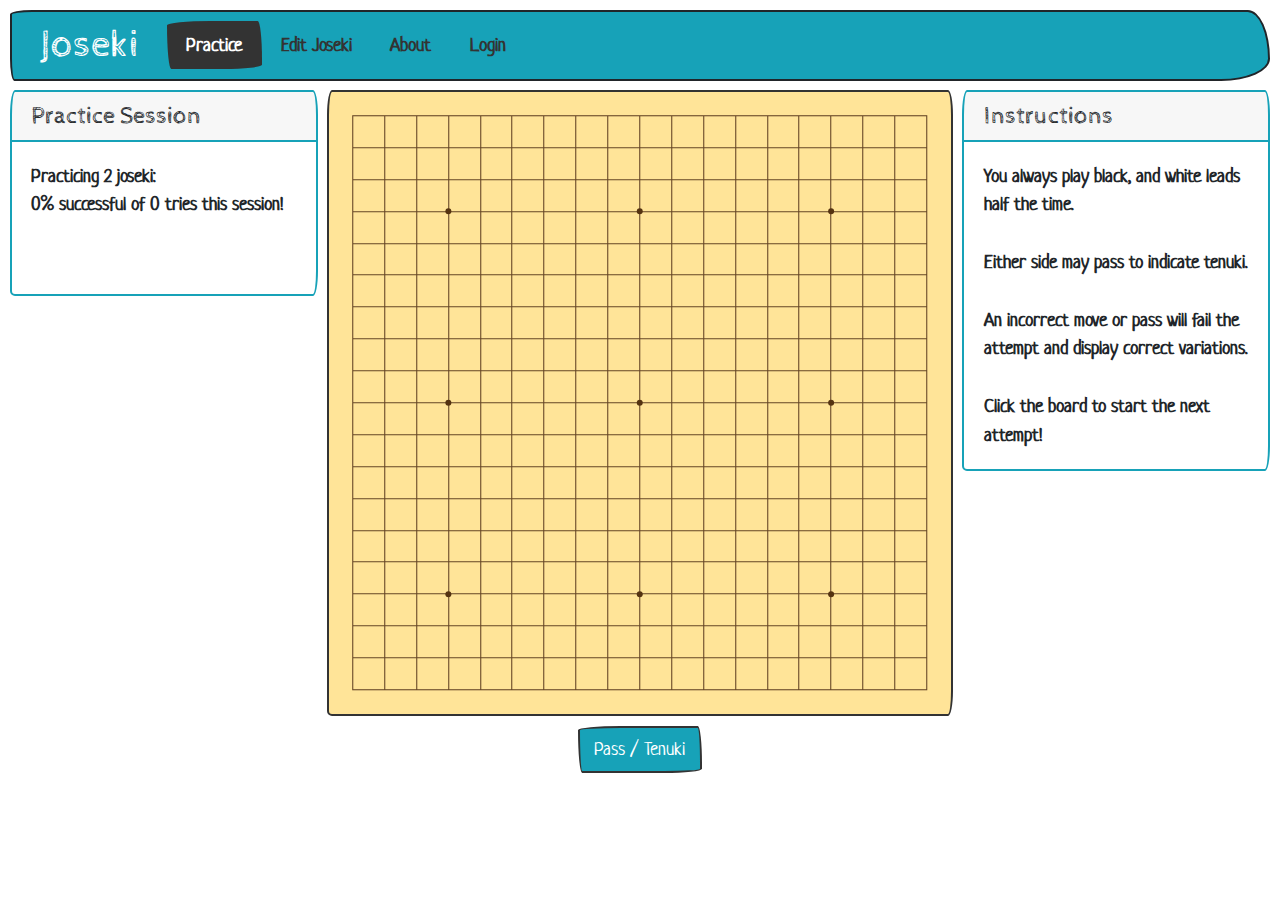
<file: index.html>
<!DOCTYPE html>
<html lang="en">
    <head>
        <meta charset="utf-8">
        <meta name="viewport" content="width=device-width, initial-scale=1, shrink-to-fit=no">
        <script src="/wgo.min.js"></script>
        <script src="/joseki.js"></script>
        <link rel="stylesheet" href="/bootstrap.min.css"></style>
        <link rel="stylesheet" href="/style.css"></style> 
    </head>
    <body onLoad="init();">

        <div class="container-fluid outer">
            <div class="container-fluid px-2">

                <!-- Nav -->
                <nav class="navbar navbar-expand navbar-dark bg-info my-2">

                    <span class="navbar-text h2 my-0 mx-4 p-0 text-light">Joseki</span>

                    <ul class="nav nav-pills">
                        <li class="nav-item">
                            <a class="nav-link active" href="/">Practice</a>
                        </li>
                        <li class="nav-item">
                            <a class="nav-link" href="/edit">Edit Joseki</a>
                        </li>
                        <li class="nav-item">
                            <a class="nav-link" href="/about">About</a>
                        </li>
                        <li class="nav-item">
                            <a class="nav-link" href="https://login.joseki.cat/oauth2/authorize?client_id=24mjbjvra3522lff13op0dnvhm&response_type=code&scope=email+openid&redirect_uri=http%3A%2F%2Flocalhost%3A8000%2Flogin%2F">Login</a>
                        </li>
                    </ul>
                </nav>

                <div class="row g-2">
                    <!-- Status -->
                    <div class="col-3">
                        <div class="card border-info mb-2">
                            <div class="card-header h5">Practice Session</div>
                            <div class="card-body">
                                <p class="card-text">
                                Practicing <span id="josekiCount"></span> joseki:
                                <br>
                                <span id="ratio"></span>% successful of <span id="tries"></span> tries this session!
                                </p>

                                <div class='hide' id="pass-indicate"><div class="badge bg-warning text-black align-middle">White Passed!</div></div>
                            </div>
                        </div>


                        <div id="fail-card" class="hide-card">
                            <div class="card bg-danger text-white mb-2">
                                <div class="card-header h5">Failed!</div>
                                <div class="card-body">
                                    <p class="card-text">Incorrect! Check the board for continuations.</p>
                                    <p id="pass-msg" class="card-text">Passing was a correct option.</p>
                                    <p class="card-text">Click the board to continue.</p>
                                </div>
                            </div>
                        </div>

                        <div id="success-card" class="hide-card">
                            <div class="card bg-success text-white mb-2">
                                <div class="card-header h5">Correct!</div>
                                <div class="card-body">
                                    <p class="card-text">Your comment: "<span id="success-msg"></span>"</p>
                                    <p class="card-text">Click the board to continue.</p>
                                </div>
                            </div>
                        </div>
                    </div>


                    <!-- board -->
                    <div class="col-6">
                        <div id="boardcontainer" class="card boder-primary board-bg"></div>
                        <div class="text-center"><button class="btn btn-info border-primary mt-2" id="pass">Pass / Tenuki</button></div>
                    </div>


                    <!-- Docs -->
                    <div class="col-3">
                        <div class="card border-info">
                            <div class="card-header h5">Instructions</div>
                            <div class="card-body">
                                <p class="card-text">
                                You always play black, and white leads half the time.
                                <br>
                                <br>
                                Either side may pass to indicate tenuki.
                                <br>
                                <br>
                                An incorrect move or pass will fail the attempt and display correct variations.
                                <br>
                                <br>
                                Click the board to start the next attempt!
                                </p>
                            </div>
                        </div>

                    </div>

                    <!-- Option 1: jQuery and Bootstrap Bundle (includes Popper)
                        <script src="https://code.jquery.com/jquery-3.5.1.slim.min.js" integrity="sha384-DfXdz2htPH0lsSSs5nCTpuj/zy4C+OGpamoFVy38MVBnE+IbbVYUew+OrCXaRkfj" crossorigin="anonymous"></script>
                        <script src="https://cdn.jsdelivr.net/npm/bootstrap@4.5.3/dist/js/bootstrap.bundle.min.js" integrity="sha384-ho+j7jyWK8fNQe+A12Hb8AhRq26LrZ/JpcUGGOn+Y7RsweNrtN/tE3MoK7ZeZDyx" crossorigin="anonymous"></script>
                        -->

    </body>
</html>
</file>
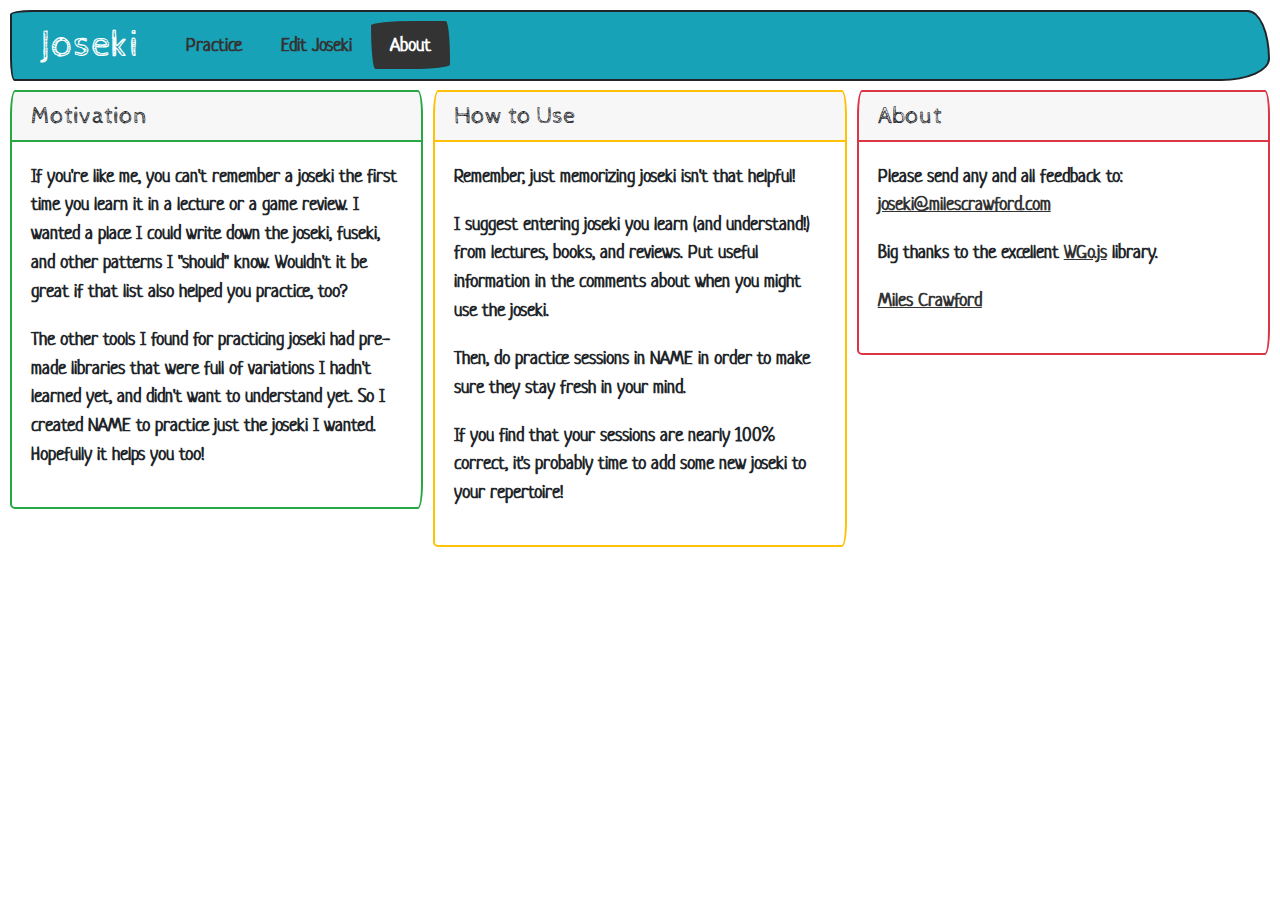
<file: about/index.html>
<!DOCTYPE html>
<html lang="en">
    <head>
        <meta charset="utf-8">
        <meta name="viewport" content="width=device-width, initial-scale=1, shrink-to-fit=no">
        <script src="/wgo.min.js"></script>
        <script src="/joseki.js"></script>
        <link rel="stylesheet" href="/bootstrap.min.css"></style>
        <link rel="stylesheet" href="/style.css"></style> 
    </head>
    <body onLoad="init();">

        <div class="container-fluid outer">
            <div class="container-fluid px-2">

                <!-- Nav -->
                <nav class="navbar navbar-expand navbar-dark bg-info my-2">

                    <span class="navbar-text h2 my-0 mx-4 p-0 text-light">Joseki</span>

                    <ul class="nav nav-pills">
                        <li class="nav-item">
                            <a class="nav-link" href="/">Practice</a>
                        </li>
                        <li class="nav-item">
                            <a class="nav-link" href="/edit">Edit Joseki</a>
                        </li>
                        <li class="nav-item">
                            <a class="nav-link active" href="/about">About</a>
                        </li>
                    </ul>
                </nav>

                <div class="row g-2">

                    <div class="col-4">
                        <div class="card border-success mb-2">
                            <div class="card-header h5">Motivation</div>
                            <div class="card-body">
                                <p>If you're like me, you can't remember a joseki the first time you learn it in a lecture or a game review. I wanted a place I could write down the joseki, fuseki, and other patterns I "should" know. Wouldn't it be great if that list also helped you practice, too?</p>

                                <p>The other tools I found for practicing joseki had pre-made libraries that were full of variations I hadn't learned yet, and didn't want to understand yet. So I created NAME to practice just the joseki I wanted. Hopefully it helps you too!</p>
                            </div>
                        </div>
                    </div>

                    <div class="col-4">
                        <div class="card border-warning mb-2">
                            <div class="card-header h5">How to Use</div>
                            <div class="card-body">
                                <p>Remember, just memorizing joseki isn't that helpful!</p>
                                <p>I suggest entering joseki you learn (and understand!) from lectures, books, and reviews. Put useful information in the comments about when you might use the joseki.</p>

                                <p>Then, do practice sessions in NAME in order to make sure they stay fresh in your mind.</p>

                                <p>If you find that your sessions are nearly 100% correct, it's probably time to add some new joseki to your repertoire!</p>
                            </div>
                        </div>
                    </div>


                    <div class="col-4">
                        <div class="card border-danger mb-2">
                            <div class="card-header h5">About</div>
                            <div class="card-body">
                                <p>Please send any and all feedback to: <a href="mailto:joseki@milescrawford.com">joseki@milescrawford.com</a></p>
                                <p>Big thanks to the excellent <a href="http://wgo.waltheri.net/">WGo.js</a> library.</p>
                                <p><a href="http://milescrawford.com">Miles Crawford</a></p>
                            </div>
                        </div>
                    </div>



                </div>
            </div>
        </div>
    </body>
</html>
</file>
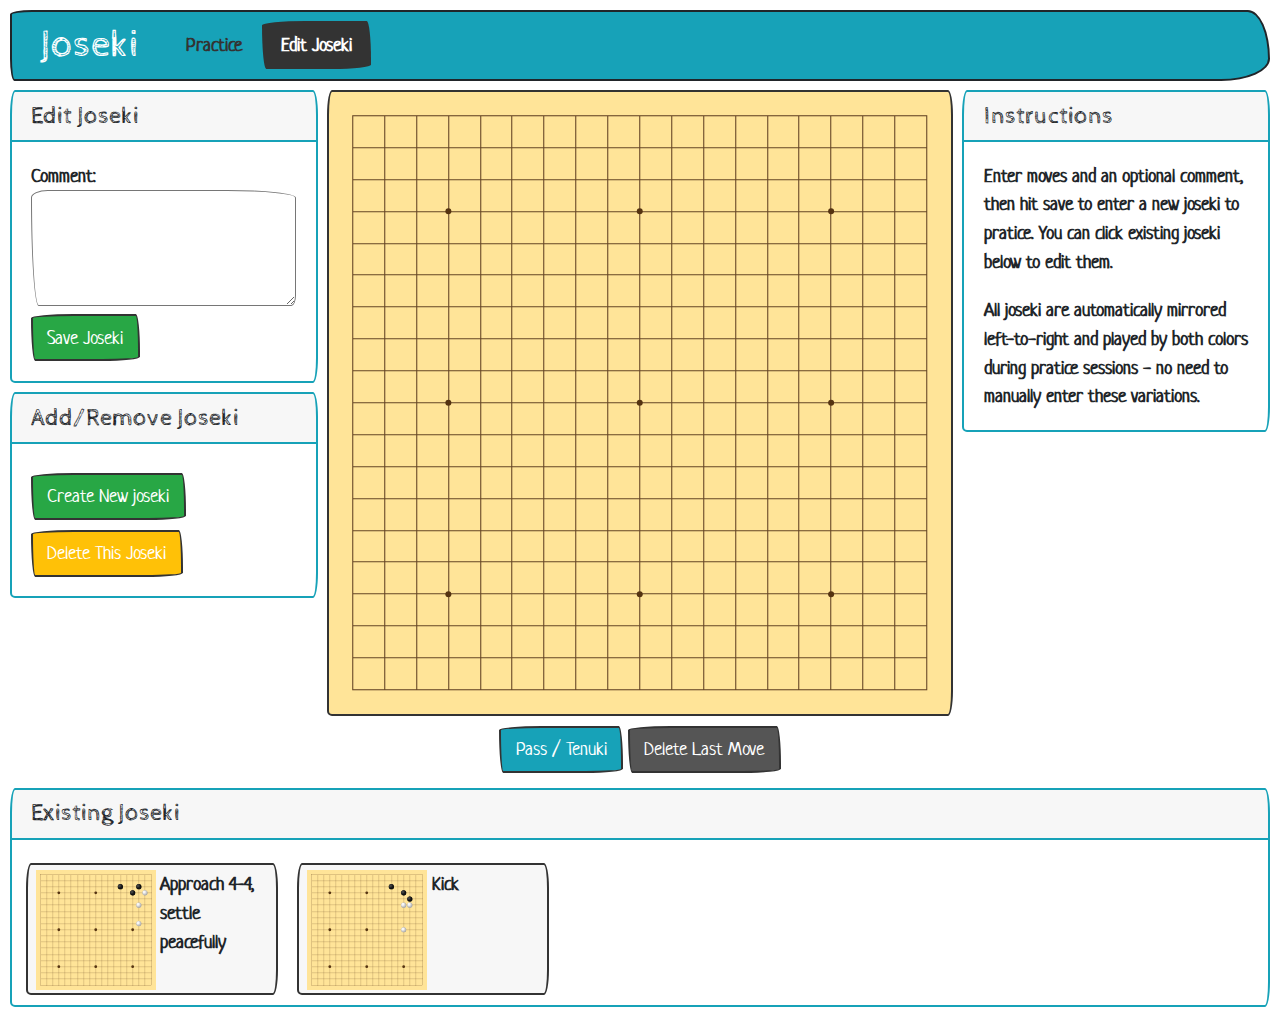
<file: edit/index.html>
<!DOCTYPE html>
<html lang="en">
    <head>
        <meta charset="utf-8">
        <meta name="viewport" content="width=device-width, initial-scale=1, shrink-to-fit=no">
        <script src="/wgo.min.js"></script>
        <script src="/joseki.js"></script>
        <link rel="stylesheet" href="/bootstrap.min.css"></style>
        <link rel="stylesheet" href="/style.css"></style> 
    </head>
    <body onLoad="initEdit();">

        <div class="container-fluid outer">
            <div class="container-fluid px-2">

                <!-- Nav -->
                <nav class="navbar navbar-expand navbar-dark bg-info my-2">

                    <span class="navbar-text h2 my-0 mx-4 p-0 text-light">Joseki</span>

                    <ul class="nav nav-pills">
                        <li class="nav-item">
                            <a class="nav-link" href="/">Practice</a>
                        </li>
                        <li class="nav-item">
                            <a class="nav-link active" href="/edit">Edit Joseki</a>
                        </li>
                    </ul>
                </nav>

                <div class="row g-2">

                    <!-- Controls -->
                    <div class="col-3">

                        <div class="card border-info mb-2">
                            <div class="card-header h5">Edit Joseki</div>
                            <div class="card-body">
                                Comment:
                                <br>
                                <textarea id="comment"></textarea>
                                <br>
                                <button  class="btn btn-success border-primary"onClick="editSave()">Save Joseki</button>

                            </div>
                        </div>
                        <div class="card border-info mb-2">
                            <div class="card-header h5">Add/Remove Joseki</div>
                            <div class="card-body">
                            <button class="btn btn-success border-primary mt-2" onClick="initEdit();">Create New joseki</button>
                            <button class="btn btn-warning border-primary mt-2" onClick="deleteJoseki()">Delete This Joseki</button>
                            </div>
                        </div>


                    </div>

                    <!-- Edit board -->
                    <div class="col-6">

                        <div id="boardcontainer" class="card boder-primary board-bg"></div>
                        <div class="text-center">
                            <button onClick="editPass()" class="btn  border-primary btn-info mt-2" id="pass">Pass / Tenuki</button>
                            <button class="btn btn-secondary border-primary mt-2" onClick="editRemove()">Delete Last Move</button>
                        </div>
                    </div>

                    <!-- instrcutions -->
                    <div class="col-3">
                        <div class="card border-info">
                            <div class="card-header h5">Instructions</div>
                            <div class="card-body">
                                <p class="card-text">
                                Enter moves and an optional comment, then hit save to enter a new joseki to pratice. You can click existing joseki below to edit them.
                                </p>
                                <p class="card-text">
                                All joseki are automatically mirrored left-to-right and played by both colors during pratice sessions - no need to manually enter these variations.
                                </p>
                            </div>
                        </div>

                    </div>
                </div>

                <!-- menu -->
                <div class="row g-2 mt-1">
                    <div class="col-12">

                        <div class="card border-info mb-3">
                            <div class="card-header h5">Existing Joseki</div>
                            <div class="row g-2 mt-1 p-2" id="existingList"></div>
                        </div>

                    </div>
                </div>
                </div>
    </body>
</html>
</file>
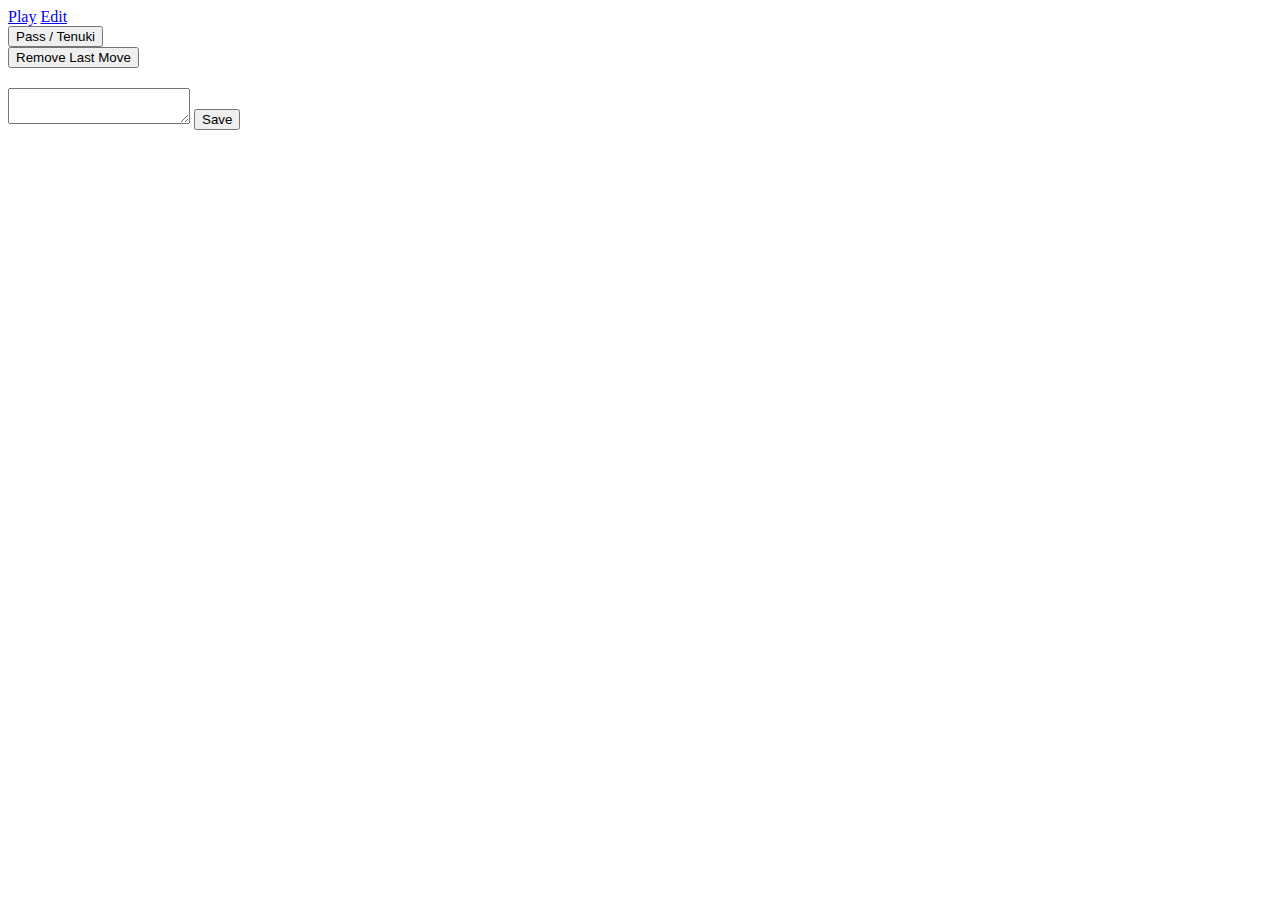
<file: edit.html>
<!DOCTYPE html>
<html>
    <head>
        <script src="wgo/wgo/wgo.min.js"></script>
        <script src="joseki.js"></script>
        <link rel="stylesheet" href="joseki.css"></style>
    </head>
    <body onLoad="initEdit();">
        <div class="nav">
            <a href="joseki.html">Play</a>
            <a href="edit.html">Edit</a>
        </div>
        <div id="layout">
            <div id="existingList"></div>
            <div id="container"><div id="board"></div></div>

            <div>
                <p>
                <button onClick="editPass()">Pass / Tenuki</button>
                <br>
                <button onClick="editRemove()">Remove Last Move</button>
                </p>

                <p>
                <textarea id="comment"></textarea>
                <button onClick="editSave()">Save</button>
                </p>
            </div>
            <div id="msg"></div>
            <div id="log"></div>
        </div>
        </div>
    </body>
</html>
</file>
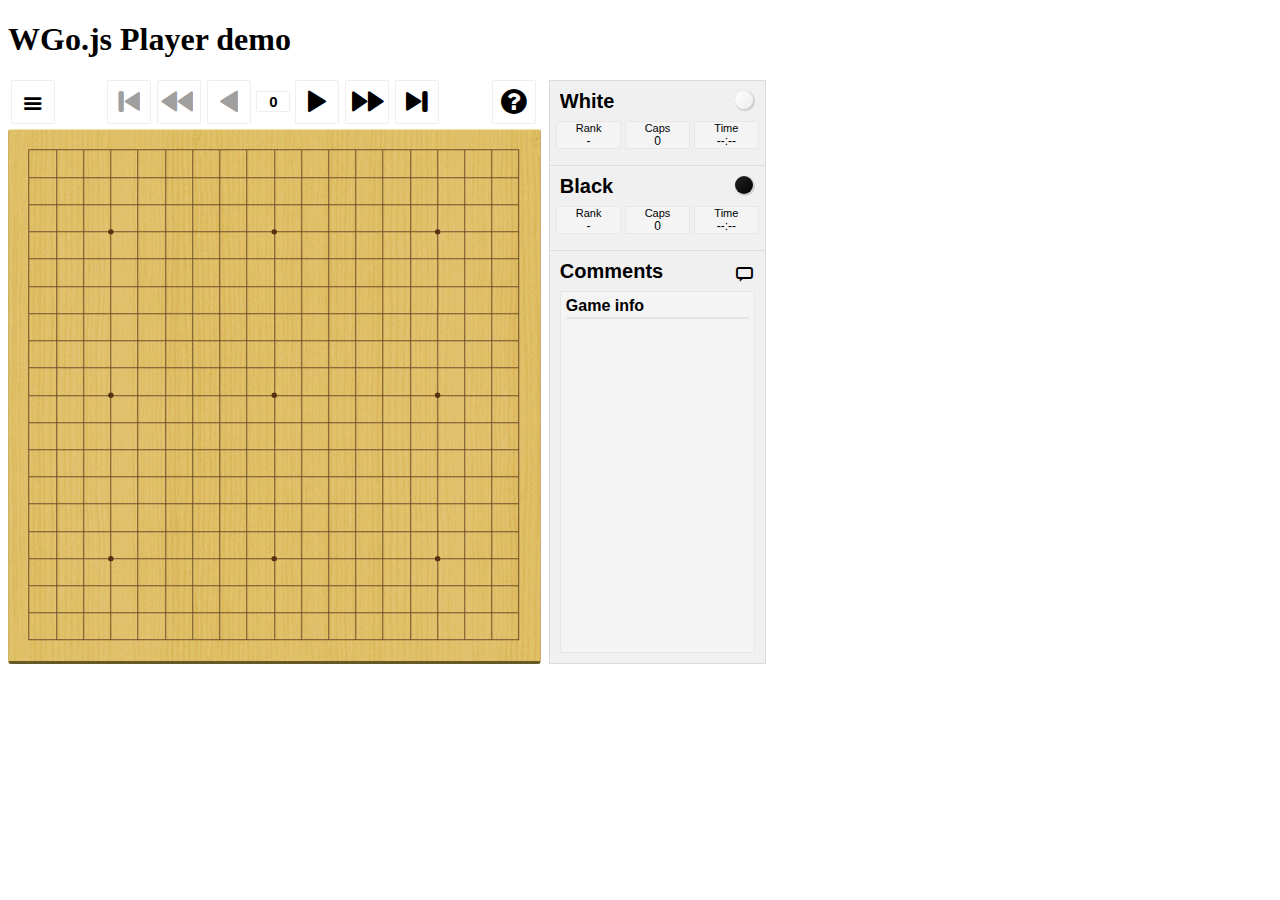
<file: wgo/demo1.html>
<!DOCTYPE HTML>
<html>
<head>
	<meta charset="utf-8">
	<title>WGo</title>
	<script type="text/javascript" src="wgo/wgo.min.js"></script>
	<script type="text/javascript" src="wgo/wgo.player.min.js"></script>
	<link rel="stylesheet" type="text/css" href="wgo/wgo.player.css" />
</head>
<body>
<h1 style="font-family: Consolas">WGo.js Player demo</h1>

<div data-wgo="(;SZ[19];B[pc];W[pe]C[You have many choices - for example: R13];B[qg]C[Click on a letter to select a variation](;W[of]C[Old joseki];B[mc];W[qc];B[qb];W[qd];B[qj];W[ob];B[pb];W[oc];B[od];W[pd];B[oa];W[nd];B[nb];W[oe];B[jc];W[])(;W[qc];B[qb];W[qd];B[mc](;W[og];B[pg];W[oh];B[pi];W[ob];B[pb];W[oc];B[pd];W[od];B[qe];W[re];B[qf];W[rb];B[oe];W[ne];B[pf];W[md]TR[rb][qc][qd][re]C[Marked stones are not dead yet.])(;W[pg];B[ph];W[ob];B[pb];W[oc];B[od];W[pd];B[nc];W[nd]MA[og]C[White can play at X as well.];B[oe];W[nf];B[oa];W[of];B[nb];W[qh];B[qf];W[pi];B[oh];W[ri];B[rh];W[qi];B[pf];W[nh];B[re];W[oc];B[ob];W[ne];B[oc];W[rg];B[rf];W[sh];B[rc]C[Interesting joseki])))" style="width: 60%; margin: 0">
Your browser doesn't support WGo Player. Use some modern browser like IE9, Google Chrome or Mozilla Firefox.
</div>

</body>
</html>
</file>
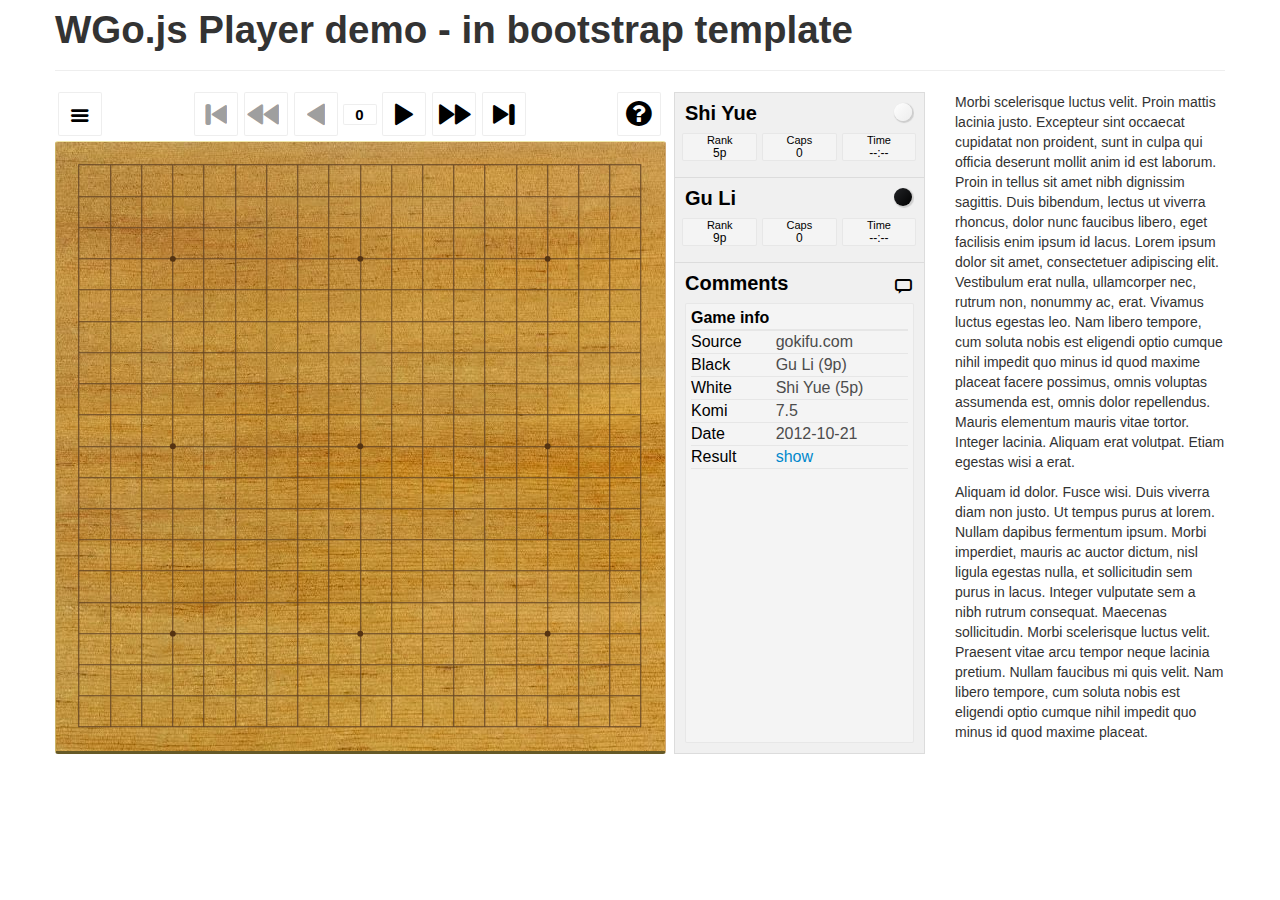
<file: wgo/demo2.html>
<!DOCTYPE HTML>
<html>
<head>
	<meta charset="utf-8">
	<title>WGo</title>
	<script type="text/javascript" src="wgo/wgo.js"></script>
	<script type="text/javascript" src="wgo/kifu.js"></script>
	<script type="text/javascript" src="wgo/sgfparser.js"></script>
	<script type="text/javascript" src="wgo/player.js"></script>
	<script type="text/javascript" src="wgo/basicplayer.js"></script>
	<script type="text/javascript" src="wgo/basicplayer.component.js"></script>
	<script type="text/javascript" src="wgo/basicplayer.infobox.js"></script>
	<script type="text/javascript" src="wgo/basicplayer.commentbox.js"></script>
	<script type="text/javascript" src="wgo/basicplayer.control.js"></script>
	<script type="text/javascript" src="wgo/player.editable.js"></script>
	<script type="text/javascript" src="wgo/scoremode.js"></script>
	<script type="text/javascript" src="wgo/player.permalink.js"></script>

	<link rel="stylesheet" type="text/css" href="wgo/wgo.player.css" />
	
<style>
/*!
 * Bootstrap v2.3.2
 *
 * Copyright 2013 Twitter, Inc
 * Licensed under the Apache License v2.0
 * http://www.apache.org/licenses/LICENSE-2.0
 *
 * Designed and built with all the love in the world @twitter by @mdo and @fat.
 */
.clearfix{*zoom:1;}.clearfix:before,.clearfix:after{display:table;content:"";line-height:0;}
.clearfix:after{clear:both;}
.hide-text{font:0/0 a;color:transparent;text-shadow:none;background-color:transparent;border:0;}
.input-block-level{display:block;width:100%;min-height:30px;-webkit-box-sizing:border-box;-moz-box-sizing:border-box;box-sizing:border-box;}
article,aside,details,figcaption,figure,footer,header,hgroup,nav,section{display:block;}
audio,canvas,video{display:inline-block;*display:inline;*zoom:1;}
audio:not([controls]){display:none;}
html{font-size:100%;-webkit-text-size-adjust:100%;-ms-text-size-adjust:100%;}
a:focus{outline:thin dotted #333;outline:5px auto -webkit-focus-ring-color;outline-offset:-2px;}
a:hover,a:active{outline:0;}
sub,sup{position:relative;font-size:75%;line-height:0;vertical-align:baseline;}
sup{top:-0.5em;}
sub{bottom:-0.25em;}
img{max-width:100%;width:auto\9;height:auto;vertical-align:middle;border:0;-ms-interpolation-mode:bicubic;}
#map_canvas img,.google-maps img{max-width:none;}
button,input,select,textarea{margin:0;font-size:100%;vertical-align:middle;}
button,input{*overflow:visible;line-height:normal;}
button::-moz-focus-inner,input::-moz-focus-inner{padding:0;border:0;}
button,html input[type="button"],input[type="reset"],input[type="submit"]{-webkit-appearance:button;cursor:pointer;}
label,select,button,input[type="button"],input[type="reset"],input[type="submit"],input[type="radio"],input[type="checkbox"]{cursor:pointer;}
input[type="search"]{-webkit-box-sizing:content-box;-moz-box-sizing:content-box;box-sizing:content-box;-webkit-appearance:textfield;}
input[type="search"]::-webkit-search-decoration,input[type="search"]::-webkit-search-cancel-button{-webkit-appearance:none;}
textarea{overflow:auto;vertical-align:top;}
@media print{*{text-shadow:none !important;color:#000 !important;background:transparent !important;box-shadow:none !important;} a,a:visited{text-decoration:underline;} a[href]:after{content:" (" attr(href) ")";} abbr[title]:after{content:" (" attr(title) ")";} .ir a:after,a[href^="javascript:"]:after,a[href^="#"]:after{content:"";} pre,blockquote{border:1px solid #999;page-break-inside:avoid;} thead{display:table-header-group;} tr,img{page-break-inside:avoid;} img{max-width:100% !important;} @page {margin:0.5cm;}p,h2,h3{orphans:3;widows:3;} h2,h3{page-break-after:avoid;}}body{margin:0;font-family:"Helvetica Neue",Helvetica,Arial,sans-serif;font-size:14px;line-height:20px;color:#333333;background-color:#ffffff;}
a{color:#0088cc;text-decoration:none;}
a:hover,a:focus{color:#005580;text-decoration:underline;}
.img-rounded{-webkit-border-radius:6px;-moz-border-radius:6px;border-radius:6px;}
.img-polaroid{padding:4px;background-color:#fff;border:1px solid #ccc;border:1px solid rgba(0, 0, 0, 0.2);-webkit-box-shadow:0 1px 3px rgba(0, 0, 0, 0.1);-moz-box-shadow:0 1px 3px rgba(0, 0, 0, 0.1);box-shadow:0 1px 3px rgba(0, 0, 0, 0.1);}
.img-circle{-webkit-border-radius:500px;-moz-border-radius:500px;border-radius:500px;}
.row{margin-left:-20px;*zoom:1;}.row:before,.row:after{display:table;content:"";line-height:0;}
.row:after{clear:both;}
[class*="span"]{float:left;min-height:1px;margin-left:20px;}
.container,.navbar-static-top .container,.navbar-fixed-top .container,.navbar-fixed-bottom .container{width:940px;}
.span12{width:940px;}
.span11{width:860px;}
.span10{width:780px;}
.span9{width:700px;}
.span8{width:620px;}
.span7{width:540px;}
.span6{width:460px;}
.span5{width:380px;}
.span4{width:300px;}
.span3{width:220px;}
.span2{width:140px;}
.span1{width:60px;}
.offset12{margin-left:980px;}
.offset11{margin-left:900px;}
.offset10{margin-left:820px;}
.offset9{margin-left:740px;}
.offset8{margin-left:660px;}
.offset7{margin-left:580px;}
.offset6{margin-left:500px;}
.offset5{margin-left:420px;}
.offset4{margin-left:340px;}
.offset3{margin-left:260px;}
.offset2{margin-left:180px;}
.offset1{margin-left:100px;}
.row-fluid{width:100%;*zoom:1;}.row-fluid:before,.row-fluid:after{display:table;content:"";line-height:0;}
.row-fluid:after{clear:both;}
.row-fluid [class*="span"]{display:block;width:100%;min-height:30px;-webkit-box-sizing:border-box;-moz-box-sizing:border-box;box-sizing:border-box;float:left;margin-left:2.127659574468085%;*margin-left:2.074468085106383%;}
.row-fluid [class*="span"]:first-child{margin-left:0;}
.row-fluid .controls-row [class*="span"]+[class*="span"]{margin-left:2.127659574468085%;}
.row-fluid .span12{width:100%;*width:99.94680851063829%;}
.row-fluid .span11{width:91.48936170212765%;*width:91.43617021276594%;}
.row-fluid .span10{width:82.97872340425532%;*width:82.92553191489361%;}
.row-fluid .span9{width:74.46808510638297%;*width:74.41489361702126%;}
.row-fluid .span8{width:65.95744680851064%;*width:65.90425531914893%;}
.row-fluid .span7{width:57.44680851063829%;*width:57.39361702127659%;}
.row-fluid .span6{width:48.93617021276595%;*width:48.88297872340425%;}
.row-fluid .span5{width:40.42553191489362%;*width:40.37234042553192%;}
.row-fluid .span4{width:31.914893617021278%;*width:31.861702127659576%;}
.row-fluid .span3{width:23.404255319148934%;*width:23.351063829787233%;}
.row-fluid .span2{width:14.893617021276595%;*width:14.840425531914894%;}
.row-fluid .span1{width:6.382978723404255%;*width:6.329787234042553%;}
.row-fluid .offset12{margin-left:104.25531914893617%;*margin-left:104.14893617021275%;}
.row-fluid .offset12:first-child{margin-left:102.12765957446808%;*margin-left:102.02127659574467%;}
.row-fluid .offset11{margin-left:95.74468085106382%;*margin-left:95.6382978723404%;}
.row-fluid .offset11:first-child{margin-left:93.61702127659574%;*margin-left:93.51063829787232%;}
.row-fluid .offset10{margin-left:87.23404255319149%;*margin-left:87.12765957446807%;}
.row-fluid .offset10:first-child{margin-left:85.1063829787234%;*margin-left:84.99999999999999%;}
.row-fluid .offset9{margin-left:78.72340425531914%;*margin-left:78.61702127659572%;}
.row-fluid .offset9:first-child{margin-left:76.59574468085106%;*margin-left:76.48936170212764%;}
.row-fluid .offset8{margin-left:70.2127659574468%;*margin-left:70.10638297872339%;}
.row-fluid .offset8:first-child{margin-left:68.08510638297872%;*margin-left:67.9787234042553%;}
.row-fluid .offset7{margin-left:61.70212765957446%;*margin-left:61.59574468085106%;}
.row-fluid .offset7:first-child{margin-left:59.574468085106375%;*margin-left:59.46808510638297%;}
.row-fluid .offset6{margin-left:53.191489361702125%;*margin-left:53.085106382978715%;}
.row-fluid .offset6:first-child{margin-left:51.063829787234035%;*margin-left:50.95744680851063%;}
.row-fluid .offset5{margin-left:44.68085106382979%;*margin-left:44.57446808510638%;}
.row-fluid .offset5:first-child{margin-left:42.5531914893617%;*margin-left:42.4468085106383%;}
.row-fluid .offset4{margin-left:36.170212765957444%;*margin-left:36.06382978723405%;}
.row-fluid .offset4:first-child{margin-left:34.04255319148936%;*margin-left:33.93617021276596%;}
.row-fluid .offset3{margin-left:27.659574468085104%;*margin-left:27.5531914893617%;}
.row-fluid .offset3:first-child{margin-left:25.53191489361702%;*margin-left:25.425531914893618%;}
.row-fluid .offset2{margin-left:19.148936170212764%;*margin-left:19.04255319148936%;}
.row-fluid .offset2:first-child{margin-left:17.02127659574468%;*margin-left:16.914893617021278%;}
.row-fluid .offset1{margin-left:10.638297872340425%;*margin-left:10.53191489361702%;}
.row-fluid .offset1:first-child{margin-left:8.51063829787234%;*margin-left:8.404255319148938%;}
[class*="span"].hide,.row-fluid [class*="span"].hide{display:none;}
[class*="span"].pull-right,.row-fluid [class*="span"].pull-right{float:right;}
.container{margin-right:auto;margin-left:auto;*zoom:1;}.container:before,.container:after{display:table;content:"";line-height:0;}
.container:after{clear:both;}
.container-fluid{padding-right:20px;padding-left:20px;*zoom:1;}.container-fluid:before,.container-fluid:after{display:table;content:"";line-height:0;}
.container-fluid:after{clear:both;}
p{margin:0 0 10px;}
.lead{margin-bottom:20px;font-size:21px;font-weight:200;line-height:30px;}
small{font-size:85%;}
strong{font-weight:bold;}
em{font-style:italic;}
cite{font-style:normal;}
.muted{color:#999999;}
a.muted:hover,a.muted:focus{color:#808080;}
.text-warning{color:#c09853;}
a.text-warning:hover,a.text-warning:focus{color:#a47e3c;}
.text-error{color:#b94a48;}
a.text-error:hover,a.text-error:focus{color:#953b39;}
.text-info{color:#3a87ad;}
a.text-info:hover,a.text-info:focus{color:#2d6987;}
.text-success{color:#468847;}
a.text-success:hover,a.text-success:focus{color:#356635;}
.text-left{text-align:left;}
.text-right{text-align:right;}
.text-center{text-align:center;}
h1,h2,h3,h4,h5,h6{margin:10px 0;font-family:inherit;font-weight:bold;line-height:20px;color:inherit;text-rendering:optimizelegibility;}h1 small,h2 small,h3 small,h4 small,h5 small,h6 small{font-weight:normal;line-height:1;color:#999999;}
h1,h2,h3{line-height:40px;}
h1{font-size:38.5px;}
h2{font-size:31.5px;}
h3{font-size:24.5px;}
h4{font-size:17.5px;}
h5{font-size:14px;}
h6{font-size:11.9px;}
h1 small{font-size:24.5px;}
h2 small{font-size:17.5px;}
h3 small{font-size:14px;}
h4 small{font-size:14px;}
.page-header{padding-bottom:9px;margin:20px 0 30px;border-bottom:1px solid #eeeeee;}
ul,ol{padding:0;margin:0 0 10px 25px;}
ul ul,ul ol,ol ol,ol ul{margin-bottom:0;}
li{line-height:20px;}
ul.unstyled,ol.unstyled{margin-left:0;list-style:none;}
ul.inline,ol.inline{margin-left:0;list-style:none;}ul.inline>li,ol.inline>li{display:inline-block;*display:inline;*zoom:1;padding-left:5px;padding-right:5px;}
dl{margin-bottom:20px;}
dt,dd{line-height:20px;}
dt{font-weight:bold;}
dd{margin-left:10px;}
.dl-horizontal{*zoom:1;}.dl-horizontal:before,.dl-horizontal:after{display:table;content:"";line-height:0;}
.dl-horizontal:after{clear:both;}
.dl-horizontal dt{float:left;width:160px;clear:left;text-align:right;overflow:hidden;text-overflow:ellipsis;white-space:nowrap;}
.dl-horizontal dd{margin-left:180px;}
hr{margin:20px 0;border:0;border-top:1px solid #eeeeee;border-bottom:1px solid #ffffff;}
abbr[title],abbr[data-original-title]{cursor:help;border-bottom:1px dotted #999999;}
abbr.initialism{font-size:90%;text-transform:uppercase;}
blockquote{padding:0 0 0 15px;margin:0 0 20px;border-left:5px solid #eeeeee;}blockquote p{margin-bottom:0;font-size:17.5px;font-weight:300;line-height:1.25;}
blockquote small{display:block;line-height:20px;color:#999999;}blockquote small:before{content:'\2014 \00A0';}
blockquote.pull-right{float:right;padding-right:15px;padding-left:0;border-right:5px solid #eeeeee;border-left:0;}blockquote.pull-right p,blockquote.pull-right small{text-align:right;}
blockquote.pull-right small:before{content:'';}
blockquote.pull-right small:after{content:'\00A0 \2014';}
q:before,q:after,blockquote:before,blockquote:after{content:"";}
address{display:block;margin-bottom:20px;font-style:normal;line-height:20px;}
@-ms-viewport{width:device-width;}.hidden{display:none;visibility:hidden;}
.visible-phone{display:none !important;}
.visible-tablet{display:none !important;}
.hidden-desktop{display:none !important;}
.visible-desktop{display:inherit !important;}
@media (min-width:768px) and (max-width:979px){.hidden-desktop{display:inherit !important;} .visible-desktop{display:none !important ;} .visible-tablet{display:inherit !important;} .hidden-tablet{display:none !important;}}@media (max-width:767px){.hidden-desktop{display:inherit !important;} .visible-desktop{display:none !important;} .visible-phone{display:inherit !important;} .hidden-phone{display:none !important;}}.visible-print{display:none !important;}
@media print{.visible-print{display:inherit !important;} .hidden-print{display:none !important;}}@media (max-width:767px){body{padding-left:20px;padding-right:20px;} .navbar-fixed-top,.navbar-fixed-bottom,.navbar-static-top{margin-left:-20px;margin-right:-20px;} .container-fluid{padding:0;} .dl-horizontal dt{float:none;clear:none;width:auto;text-align:left;} .dl-horizontal dd{margin-left:0;} .container{width:auto;} .row-fluid{width:100%;} .row,.thumbnails{margin-left:0;} .thumbnails>li{float:none;margin-left:0;} [class*="span"],.uneditable-input[class*="span"],.row-fluid [class*="span"]{float:none;display:block;width:100%;margin-left:0;-webkit-box-sizing:border-box;-moz-box-sizing:border-box;box-sizing:border-box;} .span12,.row-fluid .span12{width:100%;-webkit-box-sizing:border-box;-moz-box-sizing:border-box;box-sizing:border-box;} .row-fluid [class*="offset"]:first-child{margin-left:0;} .input-large,.input-xlarge,.input-xxlarge,input[class*="span"],select[class*="span"],textarea[class*="span"],.uneditable-input{display:block;width:100%;min-height:30px;-webkit-box-sizing:border-box;-moz-box-sizing:border-box;box-sizing:border-box;} .input-prepend input,.input-append input,.input-prepend input[class*="span"],.input-append input[class*="span"]{display:inline-block;width:auto;} .controls-row [class*="span"]+[class*="span"]{margin-left:0;} .modal{position:fixed;top:20px;left:20px;right:20px;width:auto;margin:0;}.modal.fade{top:-100px;} .modal.fade.in{top:20px;}}@media (max-width:480px){.nav-collapse{-webkit-transform:translate3d(0, 0, 0);} .page-header h1 small{display:block;line-height:20px;} input[type="checkbox"],input[type="radio"]{border:1px solid #ccc;} .form-horizontal .control-label{float:none;width:auto;padding-top:0;text-align:left;} .form-horizontal .controls{margin-left:0;} .form-horizontal .control-list{padding-top:0;} .form-horizontal .form-actions{padding-left:10px;padding-right:10px;} .media .pull-left,.media .pull-right{float:none;display:block;margin-bottom:10px;} .media-object{margin-right:0;margin-left:0;} .modal{top:10px;left:10px;right:10px;} .modal-header .close{padding:10px;margin:-10px;} .carousel-caption{position:static;}}@media (min-width:768px) and (max-width:979px){.row{margin-left:-20px;*zoom:1;}.row:before,.row:after{display:table;content:"";line-height:0;} .row:after{clear:both;} [class*="span"]{float:left;min-height:1px;margin-left:20px;} .container,.navbar-static-top .container,.navbar-fixed-top .container,.navbar-fixed-bottom .container{width:724px;} .span12{width:724px;} .span11{width:662px;} .span10{width:600px;} .span9{width:538px;} .span8{width:476px;} .span7{width:414px;} .span6{width:352px;} .span5{width:290px;} .span4{width:228px;} .span3{width:166px;} .span2{width:104px;} .span1{width:42px;} .offset12{margin-left:764px;} .offset11{margin-left:702px;} .offset10{margin-left:640px;} .offset9{margin-left:578px;} .offset8{margin-left:516px;} .offset7{margin-left:454px;} .offset6{margin-left:392px;} .offset5{margin-left:330px;} .offset4{margin-left:268px;} .offset3{margin-left:206px;} .offset2{margin-left:144px;} .offset1{margin-left:82px;} .row-fluid{width:100%;*zoom:1;}.row-fluid:before,.row-fluid:after{display:table;content:"";line-height:0;} .row-fluid:after{clear:both;} .row-fluid [class*="span"]{display:block;width:100%;min-height:30px;-webkit-box-sizing:border-box;-moz-box-sizing:border-box;box-sizing:border-box;float:left;margin-left:2.7624309392265194%;*margin-left:2.709239449864817%;} .row-fluid [class*="span"]:first-child{margin-left:0;} .row-fluid .controls-row [class*="span"]+[class*="span"]{margin-left:2.7624309392265194%;} .row-fluid .span12{width:100%;*width:99.94680851063829%;} .row-fluid .span11{width:91.43646408839778%;*width:91.38327259903608%;} .row-fluid .span10{width:82.87292817679558%;*width:82.81973668743387%;} .row-fluid .span9{width:74.30939226519337%;*width:74.25620077583166%;} .row-fluid .span8{width:65.74585635359117%;*width:65.69266486422946%;} .row-fluid .span7{width:57.18232044198895%;*width:57.12912895262725%;} .row-fluid .span6{width:48.61878453038674%;*width:48.56559304102504%;} .row-fluid .span5{width:40.05524861878453%;*width:40.00205712942283%;} .row-fluid .span4{width:31.491712707182323%;*width:31.43852121782062%;} .row-fluid .span3{width:22.92817679558011%;*width:22.87498530621841%;} .row-fluid .span2{width:14.3646408839779%;*width:14.311449394616199%;} .row-fluid .span1{width:5.801104972375691%;*width:5.747913483013988%;} .row-fluid .offset12{margin-left:105.52486187845304%;*margin-left:105.41847889972962%;} .row-fluid .offset12:first-child{margin-left:102.76243093922652%;*margin-left:102.6560479605031%;} .row-fluid .offset11{margin-left:96.96132596685082%;*margin-left:96.8549429881274%;} .row-fluid .offset11:first-child{margin-left:94.1988950276243%;*margin-left:94.09251204890089%;} .row-fluid .offset10{margin-left:88.39779005524862%;*margin-left:88.2914070765252%;} .row-fluid .offset10:first-child{margin-left:85.6353591160221%;*margin-left:85.52897613729868%;} .row-fluid .offset9{margin-left:79.8342541436464%;*margin-left:79.72787116492299%;} .row-fluid .offset9:first-child{margin-left:77.07182320441989%;*margin-left:76.96544022569647%;} .row-fluid .offset8{margin-left:71.2707182320442%;*margin-left:71.16433525332079%;} .row-fluid .offset8:first-child{margin-left:68.50828729281768%;*margin-left:68.40190431409427%;} .row-fluid .offset7{margin-left:62.70718232044199%;*margin-left:62.600799341718584%;} .row-fluid .offset7:first-child{margin-left:59.94475138121547%;*margin-left:59.838368402492065%;} .row-fluid .offset6{margin-left:54.14364640883978%;*margin-left:54.037263430116376%;} .row-fluid .offset6:first-child{margin-left:51.38121546961326%;*margin-left:51.27483249088986%;} .row-fluid .offset5{margin-left:45.58011049723757%;*margin-left:45.47372751851417%;} .row-fluid .offset5:first-child{margin-left:42.81767955801105%;*margin-left:42.71129657928765%;} .row-fluid .offset4{margin-left:37.01657458563536%;*margin-left:36.91019160691196%;} .row-fluid .offset4:first-child{margin-left:34.25414364640884%;*margin-left:34.14776066768544%;} .row-fluid .offset3{margin-left:28.45303867403315%;*margin-left:28.346655695309746%;} .row-fluid .offset3:first-child{margin-left:25.69060773480663%;*margin-left:25.584224756083227%;} .row-fluid .offset2{margin-left:19.88950276243094%;*margin-left:19.783119783707537%;} .row-fluid .offset2:first-child{margin-left:17.12707182320442%;*margin-left:17.02068884448102%;} .row-fluid .offset1{margin-left:11.32596685082873%;*margin-left:11.219583872105325%;} .row-fluid .offset1:first-child{margin-left:8.56353591160221%;*margin-left:8.457152932878806%;} input,textarea,.uneditable-input{margin-left:0;} .controls-row [class*="span"]+[class*="span"]{margin-left:20px;} input.span12,textarea.span12,.uneditable-input.span12{width:710px;} input.span11,textarea.span11,.uneditable-input.span11{width:648px;} input.span10,textarea.span10,.uneditable-input.span10{width:586px;} input.span9,textarea.span9,.uneditable-input.span9{width:524px;} input.span8,textarea.span8,.uneditable-input.span8{width:462px;} input.span7,textarea.span7,.uneditable-input.span7{width:400px;} input.span6,textarea.span6,.uneditable-input.span6{width:338px;} input.span5,textarea.span5,.uneditable-input.span5{width:276px;} input.span4,textarea.span4,.uneditable-input.span4{width:214px;} input.span3,textarea.span3,.uneditable-input.span3{width:152px;} input.span2,textarea.span2,.uneditable-input.span2{width:90px;} input.span1,textarea.span1,.uneditable-input.span1{width:28px;}}@media (min-width:1200px){.row{margin-left:-30px;*zoom:1;}.row:before,.row:after{display:table;content:"";line-height:0;} .row:after{clear:both;} [class*="span"]{float:left;min-height:1px;margin-left:30px;} .container,.navbar-static-top .container,.navbar-fixed-top .container,.navbar-fixed-bottom .container{width:1170px;} .span12{width:1170px;} .span11{width:1070px;} .span10{width:970px;} .span9{width:870px;} .span8{width:770px;} .span7{width:670px;} .span6{width:570px;} .span5{width:470px;} .span4{width:370px;} .span3{width:270px;} .span2{width:170px;} .span1{width:70px;} .offset12{margin-left:1230px;} .offset11{margin-left:1130px;} .offset10{margin-left:1030px;} .offset9{margin-left:930px;} .offset8{margin-left:830px;} .offset7{margin-left:730px;} .offset6{margin-left:630px;} .offset5{margin-left:530px;} .offset4{margin-left:430px;} .offset3{margin-left:330px;} .offset2{margin-left:230px;} .offset1{margin-left:130px;} .row-fluid{width:100%;*zoom:1;}.row-fluid:before,.row-fluid:after{display:table;content:"";line-height:0;} .row-fluid:after{clear:both;} .row-fluid [class*="span"]{display:block;width:100%;min-height:30px;-webkit-box-sizing:border-box;-moz-box-sizing:border-box;box-sizing:border-box;float:left;margin-left:2.564102564102564%;*margin-left:2.5109110747408616%;} .row-fluid [class*="span"]:first-child{margin-left:0;} .row-fluid .controls-row [class*="span"]+[class*="span"]{margin-left:2.564102564102564%;} .row-fluid .span12{width:100%;*width:99.94680851063829%;} .row-fluid .span11{width:91.45299145299145%;*width:91.39979996362975%;} .row-fluid .span10{width:82.90598290598291%;*width:82.8527914166212%;} .row-fluid .span9{width:74.35897435897436%;*width:74.30578286961266%;} .row-fluid .span8{width:65.81196581196582%;*width:65.75877432260411%;} .row-fluid .span7{width:57.26495726495726%;*width:57.21176577559556%;} .row-fluid .span6{width:48.717948717948715%;*width:48.664757228587014%;} .row-fluid .span5{width:40.17094017094017%;*width:40.11774868157847%;} .row-fluid .span4{width:31.623931623931625%;*width:31.570740134569924%;} .row-fluid .span3{width:23.076923076923077%;*width:23.023731587561375%;} .row-fluid .span2{width:14.52991452991453%;*width:14.476723040552828%;} .row-fluid .span1{width:5.982905982905983%;*width:5.929714493544281%;} .row-fluid .offset12{margin-left:105.12820512820512%;*margin-left:105.02182214948171%;} .row-fluid .offset12:first-child{margin-left:102.56410256410257%;*margin-left:102.45771958537915%;} .row-fluid .offset11{margin-left:96.58119658119658%;*margin-left:96.47481360247316%;} .row-fluid .offset11:first-child{margin-left:94.01709401709402%;*margin-left:93.91071103837061%;} .row-fluid .offset10{margin-left:88.03418803418803%;*margin-left:87.92780505546462%;} .row-fluid .offset10:first-child{margin-left:85.47008547008548%;*margin-left:85.36370249136206%;} .row-fluid .offset9{margin-left:79.48717948717949%;*margin-left:79.38079650845607%;} .row-fluid .offset9:first-child{margin-left:76.92307692307693%;*margin-left:76.81669394435352%;} .row-fluid .offset8{margin-left:70.94017094017094%;*margin-left:70.83378796144753%;} .row-fluid .offset8:first-child{margin-left:68.37606837606839%;*margin-left:68.26968539734497%;} .row-fluid .offset7{margin-left:62.393162393162385%;*margin-left:62.28677941443899%;} .row-fluid .offset7:first-child{margin-left:59.82905982905982%;*margin-left:59.72267685033642%;} .row-fluid .offset6{margin-left:53.84615384615384%;*margin-left:53.739770867430444%;} .row-fluid .offset6:first-child{margin-left:51.28205128205128%;*margin-left:51.175668303327875%;} .row-fluid .offset5{margin-left:45.299145299145295%;*margin-left:45.1927623204219%;} .row-fluid .offset5:first-child{margin-left:42.73504273504273%;*margin-left:42.62865975631933%;} .row-fluid .offset4{margin-left:36.75213675213675%;*margin-left:36.645753773413354%;} .row-fluid .offset4:first-child{margin-left:34.18803418803419%;*margin-left:34.081651209310785%;} .row-fluid .offset3{margin-left:28.205128205128204%;*margin-left:28.0987452264048%;} .row-fluid .offset3:first-child{margin-left:25.641025641025642%;*margin-left:25.53464266230224%;} .row-fluid .offset2{margin-left:19.65811965811966%;*margin-left:19.551736679396257%;} .row-fluid .offset2:first-child{margin-left:17.094017094017094%;*margin-left:16.98763411529369%;} .row-fluid .offset1{margin-left:11.11111111111111%;*margin-left:11.004728132387708%;} .row-fluid .offset1:first-child{margin-left:8.547008547008547%;*margin-left:8.440625568285142%;} input,textarea,.uneditable-input{margin-left:0;} .controls-row [class*="span"]+[class*="span"]{margin-left:30px;} input.span12,textarea.span12,.uneditable-input.span12{width:1156px;} input.span11,textarea.span11,.uneditable-input.span11{width:1056px;} input.span10,textarea.span10,.uneditable-input.span10{width:956px;} input.span9,textarea.span9,.uneditable-input.span9{width:856px;} input.span8,textarea.span8,.uneditable-input.span8{width:756px;} input.span7,textarea.span7,.uneditable-input.span7{width:656px;} input.span6,textarea.span6,.uneditable-input.span6{width:556px;} input.span5,textarea.span5,.uneditable-input.span5{width:456px;} input.span4,textarea.span4,.uneditable-input.span4{width:356px;} input.span3,textarea.span3,.uneditable-input.span3{width:256px;} input.span2,textarea.span2,.uneditable-input.span2{width:156px;} input.span1,textarea.span1,.uneditable-input.span1{width:56px;} .thumbnails{margin-left:-30px;} .thumbnails>li{margin-left:30px;} .row-fluid .thumbnails{margin-left:0;}}
</style>
</head>
<body>

<div class="container">
  <h1>WGo.js Player demo - in bootstrap template</h1>
  <hr>
  <div class="row">
    <div class="span9">
	  <div data-wgo="(;FF[4]GM[1]SZ[19]CA[UTF-8]SO[gokifu.com]BC[cn]WC[cn]PB[Gu Li]BR[9p]PW[Shi Yue]WR[5p]KM[7.5]DT[2012-10-21]RE[B+R];B[qd];W[dd];B[pq];W[dq];B[fc];W[cf]C[Move C3 is very good ];B[kc];W[qn];B[qp];W[pj];B[qh];W[on];B[pm];W[pn];B[mq];W[od];B[pf];W[qc];B[rc];W[of];B[og];W[pc];B[qk];W[pk];B[qj];W[ql];B[nf];W[rb];B[rd];W[mc];B[do];W[co];B[dp];W[cp];B[eq];W[cn];B[dr];W[cq];B[fp];W[dn];B[fn];W[jp];B[mo];W[gq];B[ho];W[iq];B[jn];W[lp];B[lq];W[kn];B[nm];W[om];B[km];W[in];B[io];W[jo];B[jm];W[lo];B[mp];W[lm];B[ll];W[kq];B[mm];W[ln];B[nk];W[qi];B[ri];W[pi];B[rj];W[op];B[oq];W[ok];B[el];W[dk];B[fj];W[dl];B[rl];W[nj];B[rm];W[mk];B[nl];W[qm];B[kk];W[ph];B[pg];W[mi];B[dg];W[df];B[db];W[eg];B[ei];W[eb];B[fb];W[cb];B[dc](;W[cc];B[ed];W[da];B[ec];W[di];B[cd];W[bd];B[de];W[ce];B[dj];W[dh];B[fr];W[gr];B[cj];W[ek];B[ej];W[fk];B[gk];W[gl];B[hk];W[hl];B[il];W[hm];B[im];W[gp];B[fo];W[em];B[hn];W[ic];B[mb];W[nb];B[md];W[lb];B[lc];W[ma];B[kb];W[gg];B[ff];W[fg];B[gi];W[he];B[hd];W[id];B[ie];W[je];B[if];W[jf];B[hf];W[hc];B[nc];W[mb];B[nd];W[gd];B[gf];W[fe];B[ob];W[oc];B[pb];W[oa];B[ee];W[ef];B[ig];W[jg];B[ih];W[qb];B[jd];W[gb];B[jc];W[gc];B[ge];W[fd];B[ea];W[ca];B[ib];W[ga];B[hb];W[fa];B[ha];W[eb];B[kr];W[jr];B[ea];W[rh];B[hd])(;W[aa];B[ab];W[ba]))" data-wgo-board="stoneHandler: WGo.Board.drawHandlers.SHELL">
      Your browser doesn't support WGo Player. Use some modern browser like IE9, Google Chrome or Mozilla Firefox. You can download SGF <a href="test.sgf">directly</a>.
      </div>
	</div>
	<div class="span3">
	  <p>Morbi scelerisque luctus velit. Proin mattis lacinia justo. Excepteur sint occaecat cupidatat non proident, sunt in culpa qui officia deserunt mollit anim id est laborum. Proin in tellus sit amet nibh dignissim sagittis. Duis bibendum, lectus ut viverra rhoncus, dolor nunc faucibus libero, eget facilisis enim ipsum id lacus. Lorem ipsum dolor sit amet, consectetuer adipiscing elit. Vestibulum erat nulla, ullamcorper nec, rutrum non, nonummy ac, erat. Vivamus luctus egestas leo. Nam libero tempore, cum soluta nobis est eligendi optio cumque nihil impedit quo minus id quod maxime placeat facere possimus, omnis voluptas assumenda est, omnis dolor repellendus. Mauris elementum mauris vitae tortor. Integer lacinia. Aliquam erat volutpat. Etiam egestas wisi a erat.</p>
      <p>Aliquam id dolor. Fusce wisi. Duis viverra diam non justo. Ut tempus purus at lorem. Nullam dapibus fermentum ipsum. Morbi imperdiet, mauris ac auctor dictum, nisl ligula egestas nulla, et sollicitudin sem purus in lacus. Integer vulputate sem a nibh rutrum consequat. Maecenas sollicitudin. Morbi scelerisque luctus velit. Praesent vitae arcu tempor neque lacinia pretium. Nullam faucibus mi quis velit. Nam libero tempore, cum soluta nobis est eligendi optio cumque nihil impedit quo minus id quod maxime placeat.</p>
	</div>
  </div>
</div>

</body>
</html>
</file>
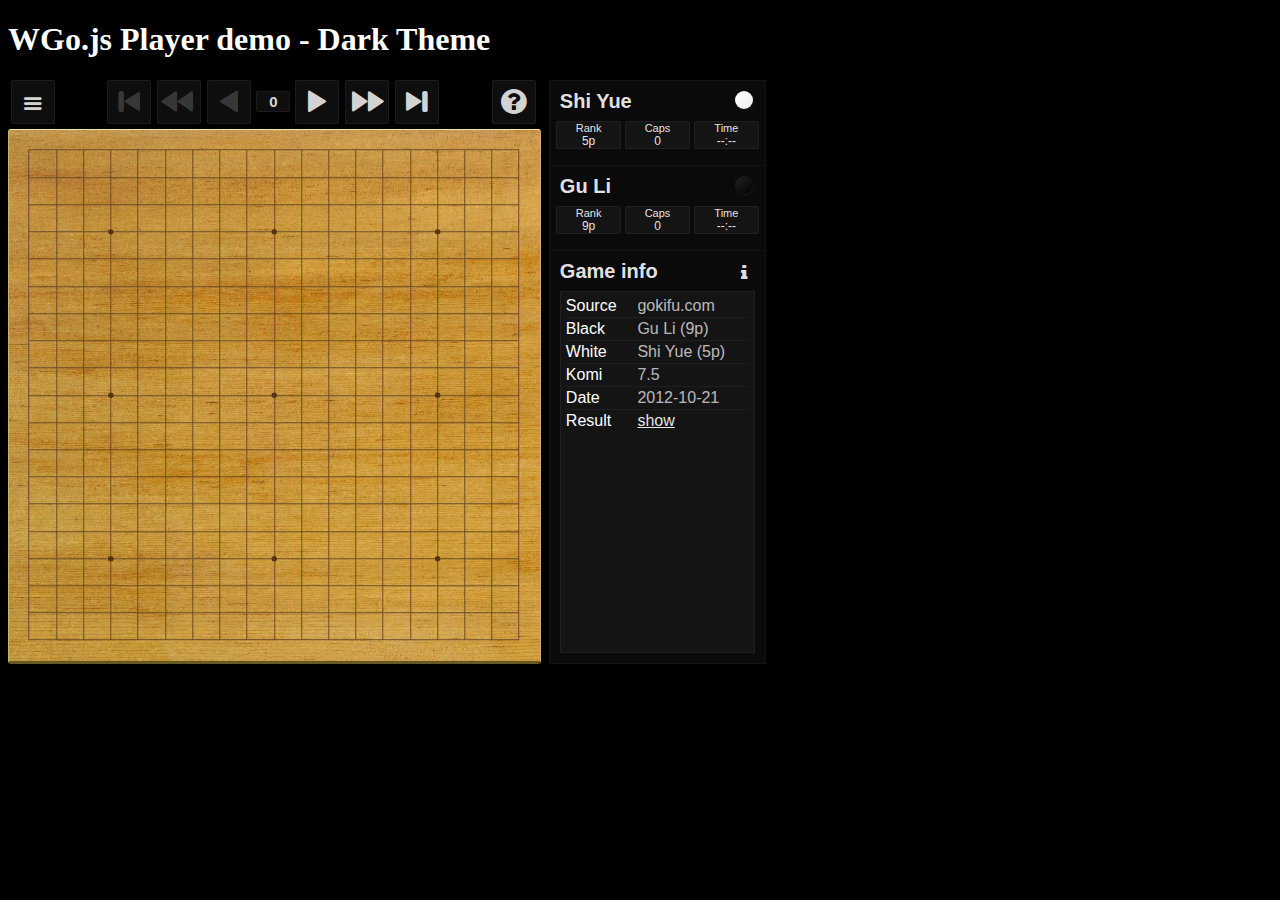
<file: wgo/demo3.html>
<!DOCTYPE HTML>
<html>
<head>
	<meta charset="utf-8">
	<title>WGo</title>
	<script type="text/javascript" src="wgo/wgo.js"></script>
	<script type="text/javascript" src="wgo/kifu.js"></script>
	<script type="text/javascript" src="wgo/sgfparser.js"></script>
	<script type="text/javascript" src="wgo/player.js"></script>
	<script type="text/javascript" src="wgo/basicplayer.js"></script>
	<script type="text/javascript" src="wgo/basicplayer.component.js"></script>
	<script type="text/javascript" src="wgo/basicplayer.infobox.js"></script>
	<script type="text/javascript" src="wgo/basicplayer.commentbox.js"></script>
	<script type="text/javascript" src="wgo/basicplayer.control.js"></script>
	<script type="text/javascript" src="wgo/player.editable.js"></script>
	<script type="text/javascript" src="wgo/scoremode.js"></script>
	<script type="text/javascript" src="wgo/player.permalink.js"></script>

	<link rel="stylesheet" type="text/css" href="wgo/wgo.player.css" />
	<link rel="stylesheet" type="text/css" href="themes/wgo.player.dark.css" />
	
<style>
body {
  background-color: #000;
  color: white;
}
</style>


</head>
<body>
<h1 style="font-family: Consolas">WGo.js Player demo - Dark Theme</h1>

<div data-wgo="(;FF[4]GM[1]SZ[19]CA[UTF-8]SO[gokifu.com]BC[cn]WC[cn]PB[Gu Li]BR[9p]PW[Shi Yue]WR[5p]KM[7.5]DT[2012-10-21]RE[B+R];B[qd];W[dd];B[pq];W[dq];B[fc];W[cf];B[kc];W[qn];B[qp];W[pj];B[qh];W[on];B[pm];W[pn];B[mq];W[od];B[pf];W[qc];B[rc];W[of];B[og];W[pc];B[qk];W[pk];B[qj];W[ql];B[nf];W[rb];B[rd];W[mc];B[do];W[co];B[dp];W[cp];B[eq];W[cn];B[dr];W[cq];B[fp];W[dn];B[fn];W[jp];B[mo];W[gq];B[ho];W[iq];B[jn];W[lp];B[lq];W[kn];B[nm];W[om];B[km];W[in];B[io];W[jo];B[jm];W[lo];B[mp];W[lm];B[ll];W[kq];B[mm];W[ln];B[nk];W[qi];B[ri];W[pi];B[rj];W[op];B[oq];W[ok];B[el];W[dk];B[fj];W[dl];B[rl];W[nj];B[rm];W[mk];B[nl];W[qm];B[kk];W[ph];B[pg];W[mi];B[dg];W[df];B[db];W[eg];B[ei];W[eb];B[fb];W[cb];B[dc];W[cc];B[ed];W[da];B[ec];W[di];B[cd];W[bd];B[de];W[ce];B[dj];W[dh];B[fr];W[gr];B[cj];W[ek];B[ej];W[fk];B[gk];W[gl];B[hk];W[hl];B[il];W[hm];B[im];W[gp];B[fo];W[em];B[hn];W[ic];B[mb];W[nb];B[md];W[lb];B[lc];W[ma];B[kb];W[gg];B[ff];W[fg];B[gi];W[he];B[hd];W[id];B[ie];W[je];B[if];W[jf];B[hf];W[hc];B[nc];W[mb];B[nd];W[gd];B[gf];W[fe];B[ob];W[oc];B[pb];W[oa];B[ee];W[ef];B[ig];W[jg];B[ih];W[qb];B[jd];W[gb];B[jc];W[gc];B[ge];W[fd];B[ea];W[ca];B[ib];W[ga];B[hb];W[fa];B[ha];W[eb];B[kr];W[jr];B[ea];W[rh];B[hd];W[];B[tt])" style="width: 60%; margin: 0">
Your browser doesn't support WGo Player. Use some modern browser like IE9, Google Chrome or Mozilla Firefox.
</div>

</body>
</html>
</file>
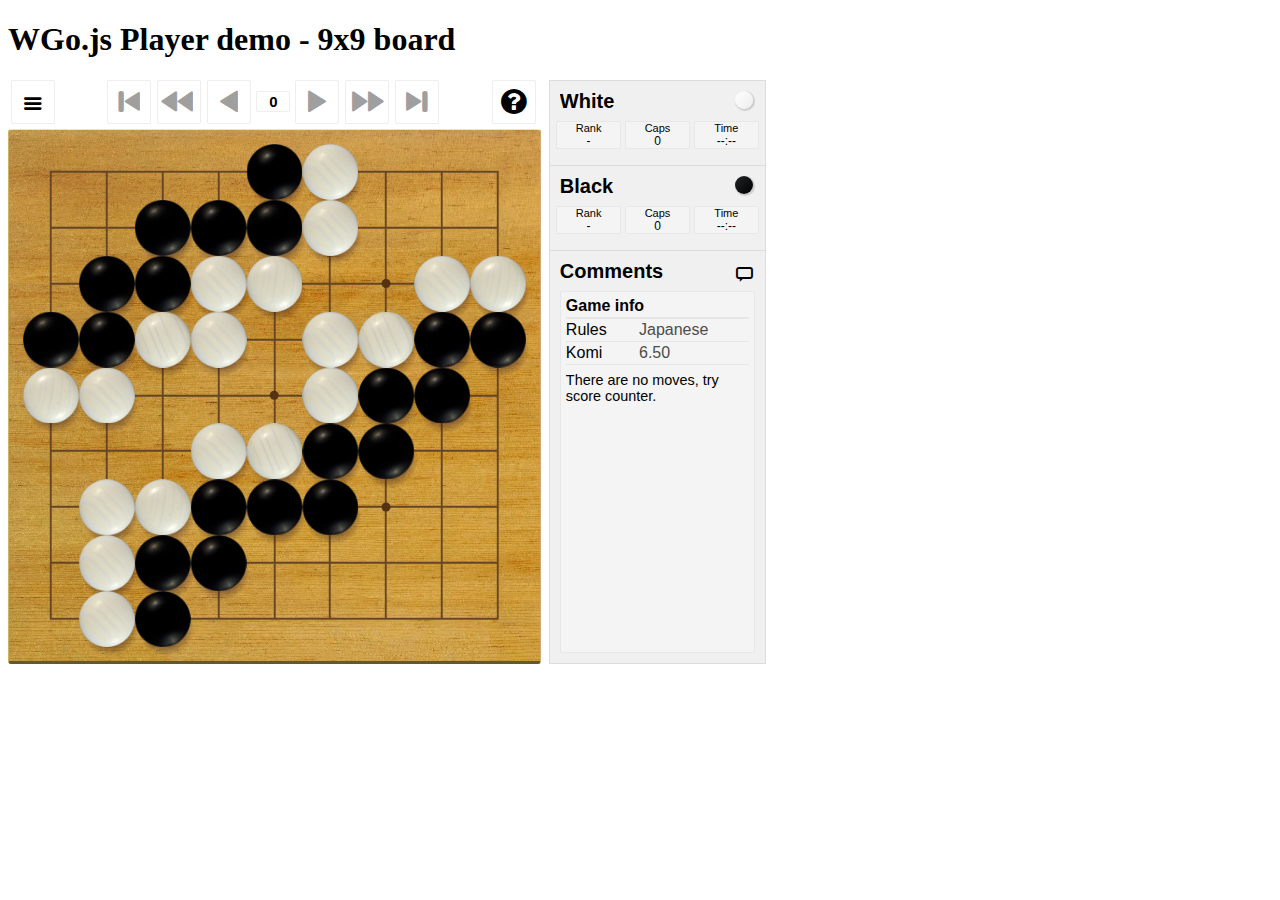
<file: wgo/demo4.html>
<!DOCTYPE HTML>
<html>
<head>
	<meta charset="utf-8">
	<title>WGo</title>
	<script type="text/javascript" src="wgo/wgo.js"></script>
	<script type="text/javascript" src="wgo/kifu.js"></script>
	<script type="text/javascript" src="wgo/sgfparser.js"></script>
	<script type="text/javascript" src="wgo/player.js"></script>
	<script type="text/javascript" src="wgo/basicplayer.js"></script>
	<script type="text/javascript" src="wgo/basicplayer.component.js"></script>
	<script type="text/javascript" src="wgo/basicplayer.infobox.js"></script>
	<script type="text/javascript" src="wgo/basicplayer.commentbox.js"></script>
	<script type="text/javascript" src="wgo/basicplayer.control.js"></script>
	<script type="text/javascript" src="wgo/player.editable.js"></script>
	<script type="text/javascript" src="wgo/scoremode.js"></script>
	<script type="text/javascript" src="wgo/player.permalink.js"></script>

	<link rel="stylesheet" type="text/css" href="wgo/wgo.player.css" />

</head>
<body>
<h1 style="font-family: Consolas">WGo.js Player demo - 9x9 board</h1>

<div data-wgo="(;RU[Japanese]SZ[9]C[There are no moves, try score counter.]KM[6.50]AW[fa][fb][dc][ec][hc][ic][cd][dd][fd][gd][ae][be][fe][df][ef][bg][cg][bh][bi]AB[ea][cb][db][eb][bc][cc][ad][bd][hd][id][ge][he][ff][gf][dg][eg][fg][ch][dh][ci]TB[aa][ba][ca][da][ab][ac][ie][if][gg][hg][ig][dh][eh][fh][gh][hh][ih][di][ei][fi][gi][hi][ii])" style="width: 60%; margin: 0">
Your browser doesn't support WGo Player. Use some modern browser like IE9, Google Chrome or Mozilla Firefox.
</div>

</body>
</html>
</file>
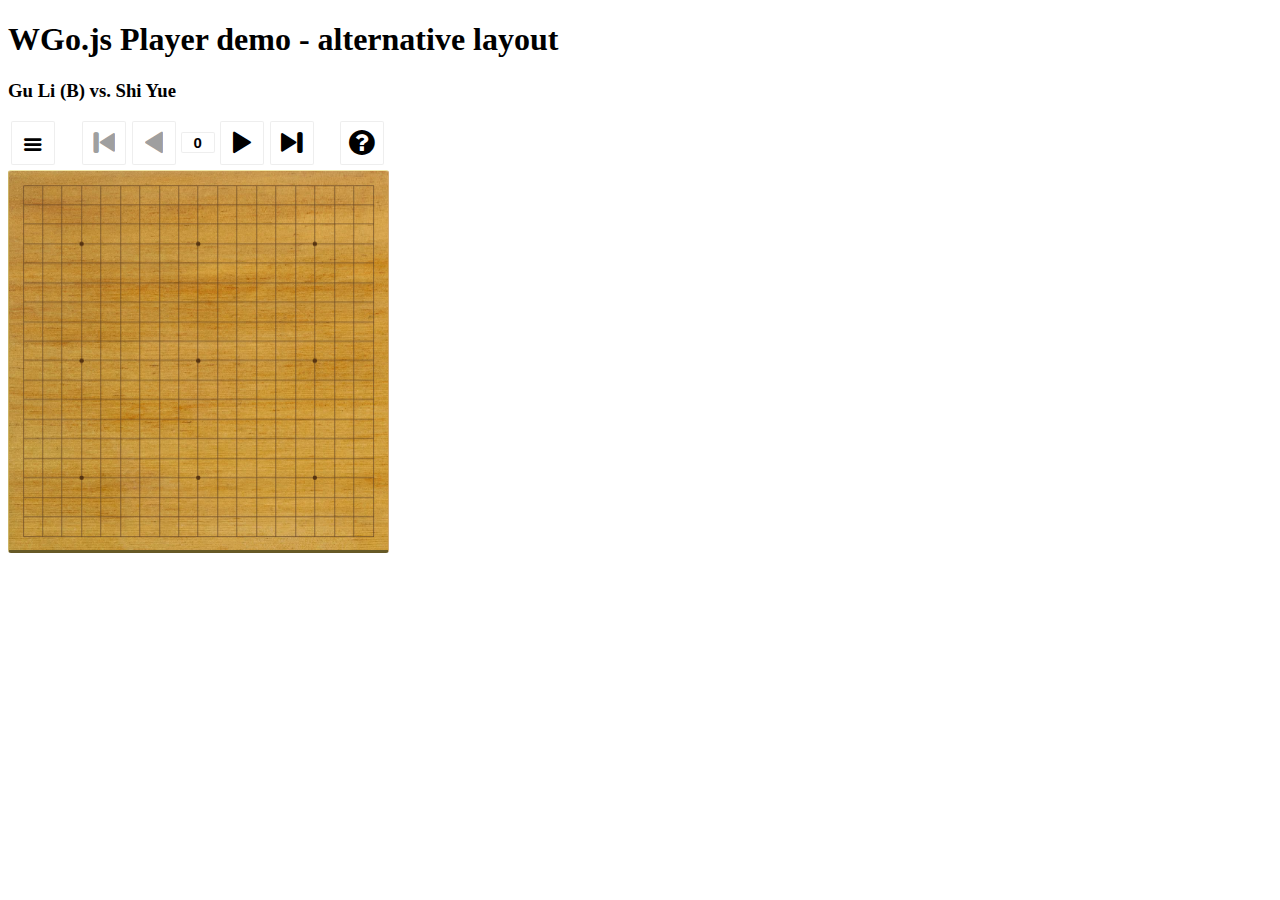
<file: wgo/demo5.html>
<!DOCTYPE HTML>
<html>
<head>
	<meta charset="utf-8">
	<title>WGo</title>
	<script type="text/javascript" src="wgo/wgo.js"></script>
	<script type="text/javascript" src="wgo/kifu.js"></script>
	<script type="text/javascript" src="wgo/sgfparser.js"></script>
	<script type="text/javascript" src="wgo/player.js"></script>
	<script type="text/javascript" src="wgo/basicplayer.js"></script>
	<script type="text/javascript" src="wgo/basicplayer.component.js"></script>
	<script type="text/javascript" src="wgo/basicplayer.infobox.js"></script>
	<script type="text/javascript" src="wgo/basicplayer.commentbox.js"></script>
	<script type="text/javascript" src="wgo/basicplayer.control.js"></script>
	<script type="text/javascript" src="wgo/player.editable.js"></script>
	<script type="text/javascript" src="wgo/scoremode.js"></script>
	<script type="text/javascript" src="wgo/player.permalink.js"></script>

	<link rel="stylesheet" type="text/css" href="wgo/wgo.player.css" />

</head>
<body>
<h1 style="font-family: Consolas">WGo.js Player demo - alternative layout</h1>

<h3>Gu Li (B) vs. Shi Yue</h3>
<div data-wgo="(;FF[4]GM[1]SZ[19]CA[UTF-8]SO[gokifu.com]BC[cn]WC[cn]PB[Gu Li]BR[9p]PW[Shi Yue]WR[5p]KM[7.5]DT[2012-10-21]RE[B+R];B[qd];W[dd];B[pq];W[dq];B[fc];W[cf];B[kc];W[qn];B[qp];W[pj];B[qh];W[on];B[pm];W[pn];B[mq];W[od];B[pf];W[qc];B[rc];W[of];B[og];W[pc];B[qk];W[pk];B[qj];W[ql];B[nf];W[rb];B[rd];W[mc];B[do];W[co];B[dp];W[cp];B[eq];W[cn];B[dr];W[cq];B[fp];W[dn];B[fn];W[jp];B[mo];W[gq];B[ho];W[iq];B[jn];W[lp];B[lq];W[kn];B[nm];W[om];B[km];W[in];B[io];W[jo];B[jm];W[lo];B[mp];W[lm];B[ll];W[kq];B[mm];W[ln];B[nk];W[qi];B[ri];W[pi];B[rj];W[op];B[oq];W[ok];B[el];W[dk];B[fj];W[dl];B[rl];W[nj];B[rm];W[mk];B[nl];W[qm];B[kk];W[ph];B[pg];W[mi];B[dg];W[df];B[db];W[eg];B[ei];W[eb];B[fb];W[cb];B[dc];W[cc];B[ed];W[da];B[ec];W[di];B[cd];W[bd];B[de];W[ce];B[dj];W[dh];B[fr];W[gr];B[cj];W[ek];B[ej];W[fk];B[gk];W[gl];B[hk];W[hl];B[il];W[hm];B[im];W[gp];B[fo];W[em];B[hn];W[ic];B[mb];W[nb];B[md];W[lb];B[lc];W[ma];B[kb];W[gg];B[ff];W[fg];B[gi];W[he];B[hd];W[id];B[ie];W[je];B[if];W[jf];B[hf];W[hc];B[nc];W[mb];B[nd];W[gd];B[gf];W[fe];B[ob];W[oc];B[pb];W[oa];B[ee];W[ef];B[ig];W[jg];B[ih];W[qb];B[jd];W[gb];B[jc];W[gc];B[ge];W[fd];B[ea];W[ca];B[ib];W[ga];B[hb];W[fa];B[ha];W[eb];B[kr];W[jr];B[ea];W[rh];B[hd])" data-wgo-layout="top: ['Control']" style="width: 30%; margin: 0">
Your browser doesn't support WGo Player. Use some modern browser like IE9, Google Chrome or Mozilla Firefox.
</div>

</body>
</html>
</file>
<file: style.css>
:root {
    --board-color: #ffe498;
    --bg-light: #00000008;
    --fsize: 1.2rem;
    --small-board: 120px;
}

html {
    font-size: var(--fsize);
}
body {
    overflow-y:scroll;
}

.container-fluid {
    max-width: calc(180vh - 220px);
    margin:0;
}

.container-fluid.outer {
    max-width: 1500px;
    margin:0;
    padding:0;
}

.board-bg {
    background-color: var(--board-color);
}

.menu-card {
    width: calc(2.1 * var(--small-board));
    height: calc(1.1 * var(--small-board));
    overflow:hidden;
    background-color: var(--bg-light);
}

.menu-board {
    width: var(--small-board);
    height: var(--small-board);
    padding:0;
    background-color: var(--board-color);
    margin-left:0.4rem;;
}

#pass-indicate {
    font-size: var(--fsize);
}

#pass-indicate.hide {
    transition: opacity 0.5s;
    opacity: 0;
}

#pass-indicate.show{
    transition: opacity 0.5s;
    opacity: 1;
}

#success-card.hide-card, #fail-card.hide-card {
    transition: opacity 0.5s;
    opacity: 0;
    height : 0px;
    overflow: hidden;
}

#success-card.show-card, #fail-card.show-card {
    transition: opacity 0.5s;
    opacity: 1;
    height:auto;
}

textarea {
    width:100%;
    height:6em;
    padding:0.5em;
}

/*
 * { 
 box-sizing: border-box;
 }

 body {
 font-family: Arial, sans-serif;
 overflow-y:scroll;
 }

 p {
 margin:0;
 margin-bottom:20px;
 }


 #layout {
 display:flex; 
 flex-direction:row; 
 width: 100%;
 max-width: 1400px;
 }

 #existingList {
 max-height: 600px;
 overflow: scroll;
 }

 #menu {
 width:15%;
 }
 .josekiMenu {
 height:150px;
 }
 .selected {
 background-color:silver;
 }

 #status {
 width: 15%;
 }
 #docs {
 width:35%;
 }
 #container {
 width:50%;
 }
 #menu {
 width:15%;
 }
 #controls {
 width:20%;
 }
 #editDocs{
 width:15%;
 }
 */
</file>
<file: joseki.css>
* { 
    box-sizing: border-box;
}

p {
    margin:0;
    margin-bottom:20px;
}

div {
    /*
    border: thin black solid;
    margin: 5px;
    */
}

#layout {
    display:flex; 
    flex-direction:row; 
    height:100%; 
    width: 100%;
}

#control {
}

#existingList {
    max-height: 800px;
    overflow: scroll;
}

.josekiMenu {
    text-overflow:ellipsis;
    width:150px;
}

.selected {
    background-color:silver;
}
</file>
<file: wgo/wgo/wgo.player.css>
/*--- Icons ------------------------------------------------------------------------*/

@font-face {
  font-family: 'wgo-icons';
  src: url('[data-uri]') format('woff'),
       url('[data-uri]') format('svg');
  font-weight: normal;
  font-style: normal;
}

/* Available icons: */
.wgo-icon-fast-forward:before { content: '\e817'; }
.wgo-icon-to-end:before { content: '\e81a'; }
.wgo-icon-play:before { content: '\e80c'; }
.wgo-icon-check:before { content: '\e813'; }
.wgo-icon-menu:before { content: '\e81b'; }
.wgo-icon-comment:before { content: '\e800'; }
.wgo-icon-help-circled:before { content: '\e80f'; }
.wgo-icon-check-empty:before { content: '\e814'; }
.wgo-icon-circle-empty:before { content: '\e816'; }
.wgo-icon-circle:before { content: '\e815'; }
.wgo-icon-info:before { content: '\e801'; }

/*--- /Icons -----------------------------------------------------------------------*/

/*--- Basic ------------------------------------------------------------------------*/

.wgo-player-main {
	font-family: Calibri, Tahoma, Arial;
	color: black;
	margin: 0 auto;
	width: 100%;
	height: 100%;
	line-height: normal;
	font-size: 16px;
	position: relative;
	-webkit-tap-highlight-color: rgba(0,0,0,0);
	-webkit-tap-highlight-color: transparent; /* For some Androids */
}

.wgo-player-main:after {
	content: "";
	clear: both;
	display: block;
}

/*--- /Basic -----------------------------------------------------------------------*/

/*--- Regions ----------------------------------------------------------------------*/

.wgo-player-left, .wgo-player-center, .wgo-player-right  {
	float: left;
}

.wgo-player-center {
	width: 100%;
}

.wgo-player-left-wrapper, .wgo-player-right-wrapper  {
	height: 100%;
	position: relative;
}

/*--- /Regions ----------------------------------------------------------------------*/

/*--- Two columns modificatons ------------------------------------------------------*/

.wgo-twocols .wgo-player-left, .wgo-twocols  .wgo-player-right  {
	width: 30%;
}

.wgo-twocols .wgo-player-center {
	width: 70%;
}

/*--- /Two columns modificatons ------------------------------------------------------*/

/*--- Board --------------------------------------------------------------------------*/

.wgo-player-board {
	box-sizing: border-box;
	-moz-box-sizing: border-box;
	-webkit-box-sizing: border-box;
}

.wgo-board {
	margin: 0 auto;
    background-color: #CEB053;
    border-top: #F0E7A7 solid 1px;
    border-right: #D1A974 solid 1px;
    border-left: #CCB467 solid 1px;
    border-bottom: #665926 solid 3px;
    /*border-right: #665926 solid 3px;*/
    border-radius: 3px;
}

/*--- /Board --------------------------------------------------------------------------*/

/*--- Box styles ----------------------------------------------------------------------*/

.wgo-box-wrapper {
	background: rgba(226,226,226,0.5);
	border: 1px solid rgba(200,200,200,0.5);
	box-sizing: border-box;
	-moz-box-sizing: border-box;
}

.wgo-box-title {
	margin: 0 10px;
	line-height: 40px;
	font-weight: bold;
	font-size: 20px;
	height: 40px;
	overflow: hidden;
}

/*--- /Box styles ----------------------------------------------------------------------*/

/*--- Player box -----------------------------------------------------------------------*/

.wgo-player-wrapper .wgo-box-title::after {
	content: ' ';
	float: right;
	margin-top: 10px;
	margin-right: 2px;
	width: 18px;
	height: 18px;
	border-radius: 9px;
	box-shadow: 1px 1px 1px 1px rgba(127, 127, 127, 0.3);
}

.wgo-player-wrapper.wgo-black .wgo-box-title::after {
	background: rgb(35,36,39);
	background: -moz-linear-gradient(-45deg,  rgba(35,36,39,1) 0%, rgba(0,0,0,1) 100%);
	background: -webkit-gradient(linear, left top, right bottom, color-stop(0%,rgba(35,36,39,1)), color-stop(100%,rgba(0,0,0,1)));
	background: -webkit-linear-gradient(-45deg,  rgba(35,36,39,1) 0%,rgba(0,0,0,1) 100%);
	background: -o-linear-gradient(-45deg,  rgba(35,36,39,1) 0%,rgba(0,0,0,1) 100%);
	background: -ms-linear-gradient(-45deg,  rgba(35,36,39,1) 0%,rgba(0,0,0,1) 100%);
	background: linear-gradient(135deg,  rgba(35,36,39,1) 0%,rgba(0,0,0,1) 100%);
}

.wgo-player-wrapper.wgo-white .wgo-box-title::after {
	background: rgb(255,255,255);
	background: -moz-linear-gradient(-45deg,  rgba(255,255,255,1) 0%, rgba(246,246,246,1) 47%, rgba(237,237,237,1) 100%);
	background: -webkit-gradient(linear, left top, right bottom, color-stop(0%,rgba(255,255,255,1)), color-stop(47%,rgba(246,246,246,1)), color-stop(100%,rgba(237,237,237,1)));
	background: -webkit-linear-gradient(-45deg,  rgba(255,255,255,1) 0%,rgba(246,246,246,1) 47%,rgba(237,237,237,1) 100%);
	background: -o-linear-gradient(-45deg,  rgba(255,255,255,1) 0%,rgba(246,246,246,1) 47%,rgba(237,237,237,1) 100%);
	background: -ms-linear-gradient(-45deg,  rgba(255,255,255,1) 0%,rgba(246,246,246,1) 47%,rgba(237,237,237,1) 100%);
	background: linear-gradient(135deg,  rgba(255,255,255,1) 0%,rgba(246,246,246,1) 47%,rgba(237,237,237,1) 100%);
}

.wgo-player-info {
	padding: 0 2%;
}

.wgo-player-info-box-wrapper {
	width: 33.3%;
	display: inline-block;
}

.wgo-player-info-box {
	padding: 0px 1px;
	margin: 0 3%;
	border: 1px solid rgba(200,200,200,0.3);
	background-color: rgba(255,255,255,0.3);
	border-radius: 2px;
	font-size: 12px;
	text-align: center;
}

.wgo-player-info-title {
	font-size: 11px;
	overflow: hidden;
}

/* right and left modifications*/

.wgo-player-left .wgo-infobox, .wgo-player-right .wgo-infobox {
	overflow: hidden;
	position: absolute;
	top: 0;
	right: 0;
	left: 10px;
}

.wgo-player-right .wgo-player-wrapper, .wgo-player-left .wgo-player-wrapper {
	height: 85px;
	border-bottom: 0;
}

/* top and bottom modifications */

.wgo-player-top .wgo-player-info, .wgo-player-bottom .wgo-player-info {
	position: absolute;
	width: 40%;
	right: 0;
	top: 4px;
	bottom: 4px;
	overflow: hidden;
	text-align: right;
}

.wgo-player-top .wgo-player-wrapper, .wgo-player-bottom .wgo-player-wrapper {
	height: 40px;
	display: inline-block;
	width: 50%;
	margin: 0;
	position: relative;
}

.wgo-player-top .wgo-player-wrapper.wgo-black {
	border-left-width: 0;
}

.wgo-player-top .wgo-infobox .wgo-box-title, .wgo-player-bottom .wgo-infobox .wgo-box-title {
	position: absolute;
	right: 40%;
	left: 0;
	margin: 0 5px;
	z-index: 500;
}

.wgo-player-top .wgo-player-wrapper .wgo-box-title::after {
	float: left;
	margin-right: 7px;
}

/* S modification */

.wgo-small .wgo-player-top .wgo-player-info, .wgo-small .wgo-player-bottom .wgo-player-info,
.wgo-xsmall .wgo-player-top .wgo-player-info, .wgo-xsmall .wgo-player-bottom .wgo-player-info  {
	width: 30%;	
}

.wgo-small .wgo-player-top .wgo-infobox .wgo-box-title, .wgo-small  .wgo-player-bottom .wgo-infobox .wgo-box-title,
.wgo-xsmall .wgo-player-top .wgo-infobox .wgo-box-title, .wgo-xsmall  .wgo-player-bottom .wgo-infobox .wgo-box-title {
	right: 30%;
}

.wgo-small .wgo-player-info-box-wrapper,
.wgo-xsmall .wgo-player-info-box-wrapper {
	width: 50%;
}

.wgo-small .wgo-player-info-box-wrapper:last-child,
.wgo-xsmall .wgo-player-info-box-wrapper:last-child {
	display: none;
}

/* XS modification */

.wgo-xsmall .wgo-player-info-title {
	display: none;
}

.wgo-xsmall .wgo-player-wrapper { 
	display: block;
	height: 30px;
	width: 100%;
}

.wgo-xsmall .wgo-infobox{ 
	margin-bottom: 4px;
}

.wgo-xsmall .wgo-box-title { 
	font-size: 15px;
	height: 30px;
	line-height: 30px;
}

.wgo-xsmall .wgo-player-wrapper.wgo-black {
	border-top: 0;
	border-left-width: 1px;
}

.wgo-xsmall .wgo-player-wrapper .wgo-box-title::after {
	content: ' ';
	margin-top: 7px;
	width: 14px;
	height: 14px;
	border-radius: 7px;
}

/*--- /Player box -----------------------------------------------------------------------*/

/*--- Comments box ----------------------------------------------------------------------*/

.wgo-comments-wrapper {
	overflow: auto;
	margin: 0 0 0 0;
	height: 100%;
	position: relative;
	box-sizing: border-box;
}

.wgo-comments-content {
	padding: 3px 5px;
	border: 1px solid rgba(200,200,200,0.3);
	background-color: rgba(255,255,255,0.3);
	border-radius: 2px;
	overflow-y: auto;
}

.wgo-comments-content p {
	font-size: 0.9em;
	margin: 0.5em 0;
}

.wgo-help { 
	background-color: rgba(236, 226, 216, 0.90);
	padding: 1px 7px;
	margin-bottom: 5px;
}

.wgo-notification { 
	background-color: rgba(16, 16, 16, 0.95);
	color: white;
	padding: 1px 7px;
	margin-bottom: 5px;
}

.wgo-commentbox .wgo-box-title {	
	background-repeat: no-repeat;
	background-position: right center;
	background-size: 24px;
}

.wgo-commentbox .wgo-box-title::after {
	content: '\e800';
	font-family: "wgo-icons";
	float: right;
	font-weight: normal;
	font-size: 0.9em;
	padding-top: 4px;
	width: 22px;
	text-align: center;
}

.wgo-commentbox.wgo-gameinfo .wgo-box-title::after {
	content: '\e801';
	padding-top: 2px;
}

.wgo-comments-nick {
	color: rgba(0,0,0,0.75);
}

a.wgo-move-link { 
	text-decoration: none; 
	border-bottom:1px dotted; 
}

/* right and left modifications */

.wgo-player-right .wgo-comments-content, .wgo-player-left .wgo-comments-content {
	position: absolute;
	left: 10px;
	right: 10px;
	bottom: 10px;
	top: 40px;
}

.wgo-player-right .wgo-commentbox, .wgo-player-left .wgo-commentbox {
	position: absolute;
	bottom: 0;
	right: 0;
	left: 10px;
	top: 170px;
}

/* top and bottom modifications */

.wgo-player-top .wgo-comments-content, .wgo-player-bottom .wgo-comments-content {
	position: absolute;
	left: 40px;
	right: 0;
	top: 0;
	bottom: 0;
	
}

/* TODO: handle too long title */
.wgo-player-top .wgo-commentbox .wgo-box-title, .wgo-player-bottom .wgo-commentbox .wgo-box-title { 
	transform: rotate(-90deg);
	-ms-transform: rotate(-90deg);
	-webkit-transform: rotate(-90deg);
	position: absolute;
	left: -50px;
	top: 55px;
}

.wgo-player-top .wgo-comments-wrapper, .wgo-player-bottom .wgo-comments-wrapper {
	margin-top: 10px;
	height: 150px;
}

/* game info table */

.wgo-commentbox .wgo-info-list {
	display: table;
	width: 100%;
}

.wgo-commentbox .wgo-info-title {
	display: table-caption;
	font-weight: 600;
	border-bottom: 2px solid rgba(200, 200, 200, 0.3);
	padding: 2px 0;
}

.wgo-commentbox .wgo-info-item {
	display: table-row;
}

.wgo-commentbox .wgo-info-label, .wgo-commentbox .wgo-info-value {
	display: table-cell;
	border-bottom: 1px solid rgba(200, 200, 200, 0.3);
	padding: 2px 15px 2px 0;
}

.wgo-commentbox .wgo-info-label {
	color: #000;
}

.wgo-commentbox .wgo-info-value {
	color: #4c4c4c;
}

/* in gameinfo, last row is without border*/
.wgo-commentbox.wgo-gameinfo .wgo-info-item:last-child .wgo-info-label, .wgo-commentbox.wgo-gameinfo .wgo-info-item:last-child .wgo-info-value {
	border-bottom: 0;
}

/*--- /Comments box ----------------------------------------------------------------------*/

/*--- Control box ------------------------------------------------------------------------*/

.wgo-player-control {
	box-sizing: border-box;
	-moz-box-sizing: border-box;
	-webkit-box-sizing: border-box;
}

.wgo-control-wrapper {
	width: 100%;
	text-align: center;
}

.wgo-ctrlgroup-left {
	float: left;
}

.wgo-ctrlgroup-right {
	float: right;
}

.wgo-ctrlgroup-control {
	margin: 0 auto;
}

/* button widget */

button.wgo-button {
	border: 1px solid rgba(200,200,200,0.3);
	border-radius: 2px;
	background-color: rgba(255,255,255,0.3);
	width: 44px;
	height: 44px;
	margin: 0 3px;
	vertical-align: middle;
}

button.wgo-button:not([disabled]):hover, 
input[type="text"].wgo-player-mn-value:focus {
	background-color: rgba(255,255,255,0.45);
	border: 1px solid rgba(100,100,100,0.3);
	box-shadow: 0 0 20px 0 rgba(150,150,150,0.5);
}

button.wgo-button.wgo-selected {
	background-color: rgba(255,255,255,0.6);
	border: 1px solid rgba(0,0,0,0.5);
}

button.wgo-button.wgo-selected:hover {
	background-color: rgba(255,255,255,0.7);
	border: 1px solid rgba(0,0,0,0.7);
}

.wgo-button::before {
	font-family: "wgo-icons";
	font-size: 36px;
	display: inline-block;
}

.wgo-button[disabled]::before, input[type="text"].wgo-player-mn-value[disabled] {
	color: rgba(64,64,64,0.5);
}

.wgo-button:not([disabled]):active::before {
	position: relative;
	top: 1px;
	left: 1px;
}

.wgo-button-first::before, .wgo-button-multiprev::before, .wgo-button-previous::before  {
	transform: scaleX(-1);
	-moz-transform: scaleX(-1);
	-webkit-transform: scaleX(-1);
	-ms-transform: scaleX(-1);
}

.wgo-button-first::before {
	content: '\e81a';
}

.wgo-button-multiprev::before {
	content: '\e817';
	margin-left: -5px;
}

.wgo-button-previous::before {
	content: '\e80c';
}

.wgo-button-next::before {
	content: '\e80c';
}

.wgo-button-multinext::before {
	content: '\e817';
}

.wgo-button-last::before {
	content: '\e81a';
}

.wgo-button-menu::before  {
	content: '\e81b';
	font-size: 25px;
	font-weight: normal;
	padding-top: 5px;
}
.wgo-button-about::before  {
	content: '\e80f';
	font-size: 30px;
	font-weight: normal;
}

/* move number widget */

input[type="text"].wgo-player-mn-value  {
	border: 1px solid rgba(200,200,200,0.3);
	border-radius: 2px;
	background-color: rgba(255,255,255,0.3);
	width: 28px;
	font-weight: bold;
	font-size: 15px;
	text-align: center;
	display: inline-block;
	vertical-align: middle;
	outline: 0;
}

.wgo-player-mn-wrapper {
	display: inline-block;
	width: 38px;
	text-align: center;
}

/* top and bottom modifications */

.wgo-player-top .wgo-player-control {
	padding-bottom: 5px;
}

.wgo-player-bottom .wgo-player-control {
	padding-top: 5px;
}

/* display less buttons */

.wgo-440 .wgo-button-multiprev, 
.wgo-440 .wgo-button-multinext {
	display: none;
}

.wgo-340 .wgo-button-multiprev, 
.wgo-340 .wgo-button-multinext, 
.wgo-340 .wgo-button-first, 
.wgo-340 .wgo-button-last {
	display: none;
}

/*--- /Control box ------------------------------------------------------------------------*/

/*--- Control menu -------------------------------------------------------------------------*/

.wgo-player-menu {
	border: 1px solid rgba(0,0,0,0.5);
	z-index: 900;
	margin-top: -1px;
	box-shadow: 0 0 20px 0 rgba(127,127,127,0.5);
	font-weight: bold;
	color: #292929;
	text-align: left;
}

.wgo-menu-item {
	padding: 5px 10px 5px 5px;
	background-color: rgba(255,255,255,0.85);
	cursor: pointer;
	background-repeat: no-repeat;
	background-position: left center;
	background-size: 25px;
}

.wgo-menu-item:not(.wgo-disabled):hover {
	background-color: rgba(225,225,225,0.85);
}

.wgo-menu-item::before {
	content: ' ';
	font-family: "wgo-icons";
	color: #000;
	width: 20px;
	display: inline-block;
	font-weight: normal;
}

.wgo-menu-item.wgo-selected::before {
	content: '\e813';
}

.wgo-menu-item.wgo-disabled {
	color: #888;
	cursor: Default;
}

.wgo-menu-item.wgo-disabled::before {
	color: #888;
}

/*--- /Control menu -------------------------------------------------------------------------*/

/*--- Overlay window ----------------------------------------------------------------------*/

.wgo-info-overlay {
	position: absolute;
	z-index: 1000;
}

.wgo-info-message {
	margin: 15% auto;
	min-height: 50%;
	max-height: 70%;
	min-width: 50%;
	max-width: 70%;
	background-color: rgba(0,0,0,0.95);
	overflow: auto;
	padding: 20px;
	box-sizing:border-box;
	-moz-box-sizing:border-box;
	-webkit-box-sizing:border-box;
	color: #d9d9d9;
	box-shadow: 0px 0px 50px 5px rgb(0,0,0);
	border: 1px solid #333;
	position: relative;
}

.wgo-info-message a {
	color: #fff !important;
}

.wgo-info-message h1 {
	font-size: 2em !important;
	color: #fff !important;
	font-weight: bold !important;
	margin: 0 0 20px 0 !important;
	padding: 0 !important;
}

.wgo-info-close {
	position: absolute;
	top: 5px;
	right: 10px;
	font-size: 10px;
}

/*--- /Overlay window ----------------------------------------------------------------------*/

/*--- Permalinks ---------------------------------------------------------------------------*/

input[type="text"].wgo-permalink {
	padding: 7px 10px !important;
	border: 1px solid white !important;
	color: white !important;
	width: 100% !important;
	background-color: rgba(0,0,0,0) !important;
	box-sizing: border-box;
	-moz-box-sizing: border-box;
	-webkit-box-sizing: border-box;
}

/*--- /Permalinks ---------------------------------------------------------------------------*/
</file>
<file: wgo/themes/wgo.player.dark.css>
.wgo-player-main {
	color: rgba(255,255,255,0.9);
}

.wgo-player-main a {
	color: rgba(255,255,255,0.9);
}

.wgo-box-wrapper {
	background: rgba(32,32,32,0.3);
	border: 1px solid rgba(48,48,48,0.3);
}

.wgo-player-wrapper .wgo-box-title::after {
	box-shadow: 1px 1px 1px 1px rgba(32, 32, 32, 0.3);
}

.wgo-player-info-box {
	border: 1px solid rgba(64,64,64,0.3);
	background-color: rgba(48,48,48,0.3);
}

.wgo-comments-content {
	border: 1px solid rgba(64,64,64,0.3);
	background-color: rgba(48,48,48,0.3);
}

.wgo-help { 
	background-color: rgba(236, 226, 216, 0.90);
	color: black;
}

.wgo-notification { 
	background-color: rgba(16, 16, 16, 0.95);
	color: white;
}

.wgo-comments-nick {
	color: rgba(228,228,228,0.8);
}

a.wgo-move-link { 
	text-decoration: none; 
	border-bottom:1px dotted; 
	color: white;
}

/* game info table */

.wgo-commentbox .wgo-info-list {
	display: table;
	width: 100%;
}

.wgo-commentbox .wgo-info-title {
	border-bottom: 2px solid rgba(56, 56, 56, 0.3);
}

.wgo-commentbox .wgo-info-label, .wgo-commentbox .wgo-info-value {
	border-bottom: 1px solid rgba(56, 56, 56, 0.3);
}

.wgo-commentbox .wgo-info-label {
	color: white;
}

.wgo-commentbox .wgo-info-value {
	color: rgba(228,228,228,0.8);
}

/* button widget */

button.wgo-button {
	border: 1px solid rgba(64,64,64,0.3);
	background-color: rgba(48,48,48,0.3);
	color: rgba(240,240,240,0.9);
}

button.wgo-button:not([disabled]):hover, 
input[type="text"].wgo-player-mn-value:focus {
	border: 1px solid rgba(96,96,96,0.3);
	background-color: rgba(64,64,64,0.3);
	box-shadow: 0 0 20px 0 rgba(100,100,100,0.5);
}

button.wgo-button.wgo-selected {
	border: 1px solid rgba(96,96,96,0.3);
	background-color: rgba(64,64,64,0.3);
}

button.wgo-button.wgo-selected:hover {
}

button.wgo-button[disabled]::before, input[type="text"].wgo-player-mn-value[disabled] {
	color: rgba(160,160,160,0.3);
}

/* move number widget */

input[type="text"].wgo-player-mn-value  {
	border: 1px solid rgba(64,64,64,0.3);
	background-color: rgba(48,48,48,0.3);
	color: rgba(240,240,240,0.9);
}

.wgo-player-menu {
	border: 1px solid rgba(96,96,96,0.3);
	box-shadow: 0 0 20px 0 rgba(64,64,64,0.5);
	color: rgba(228,228,228,1);
}

.wgo-menu-item {
	background-color: rgba(16,16,16,0.85);
}

.wgo-menu-item:not(.wgo-disabled):hover {
	background-color: rgba(32,32,32,0.85);
}

.wgo-menu-item::before {
	color: rgba(228,228,228,1);
}

.wgo-menu-item.wgo-disabled {
	color: #888;
}

.wgo-menu-item.wgo-disabled::before {
	color: #888;
}
</file>
